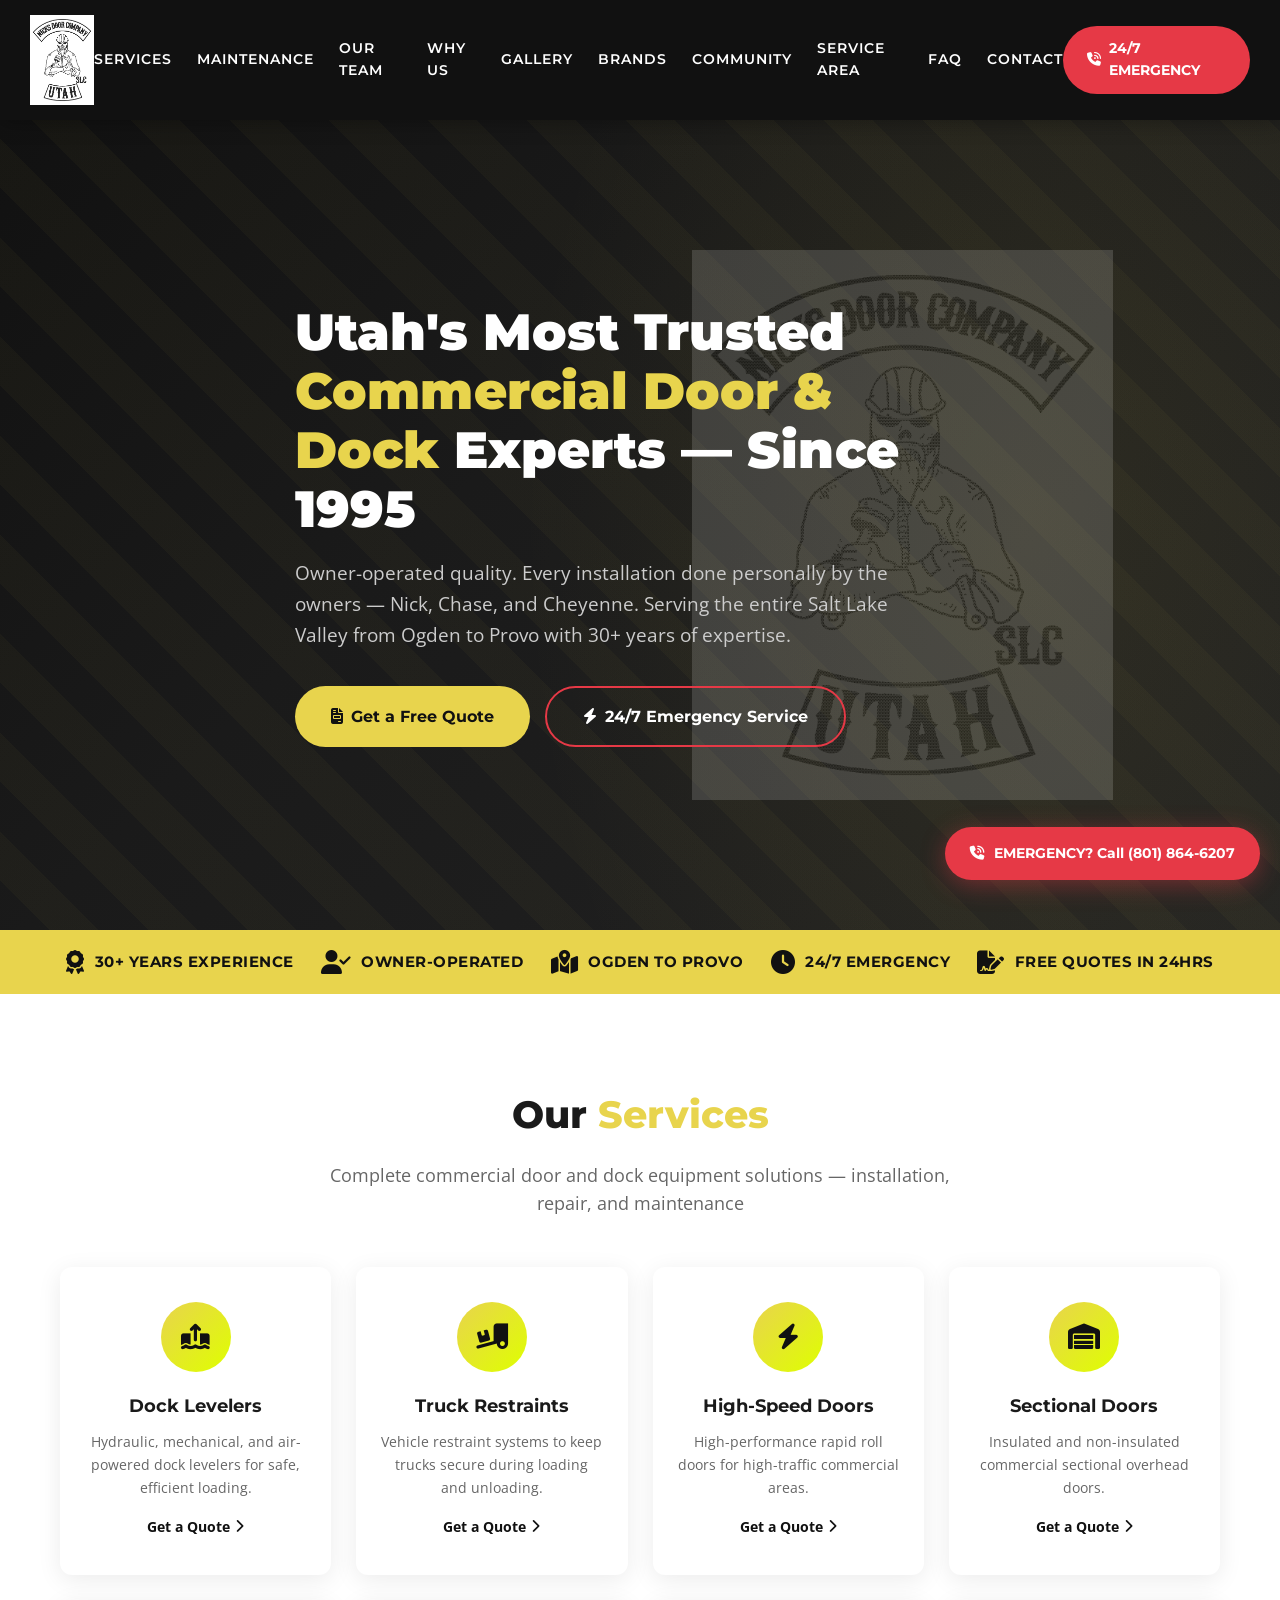
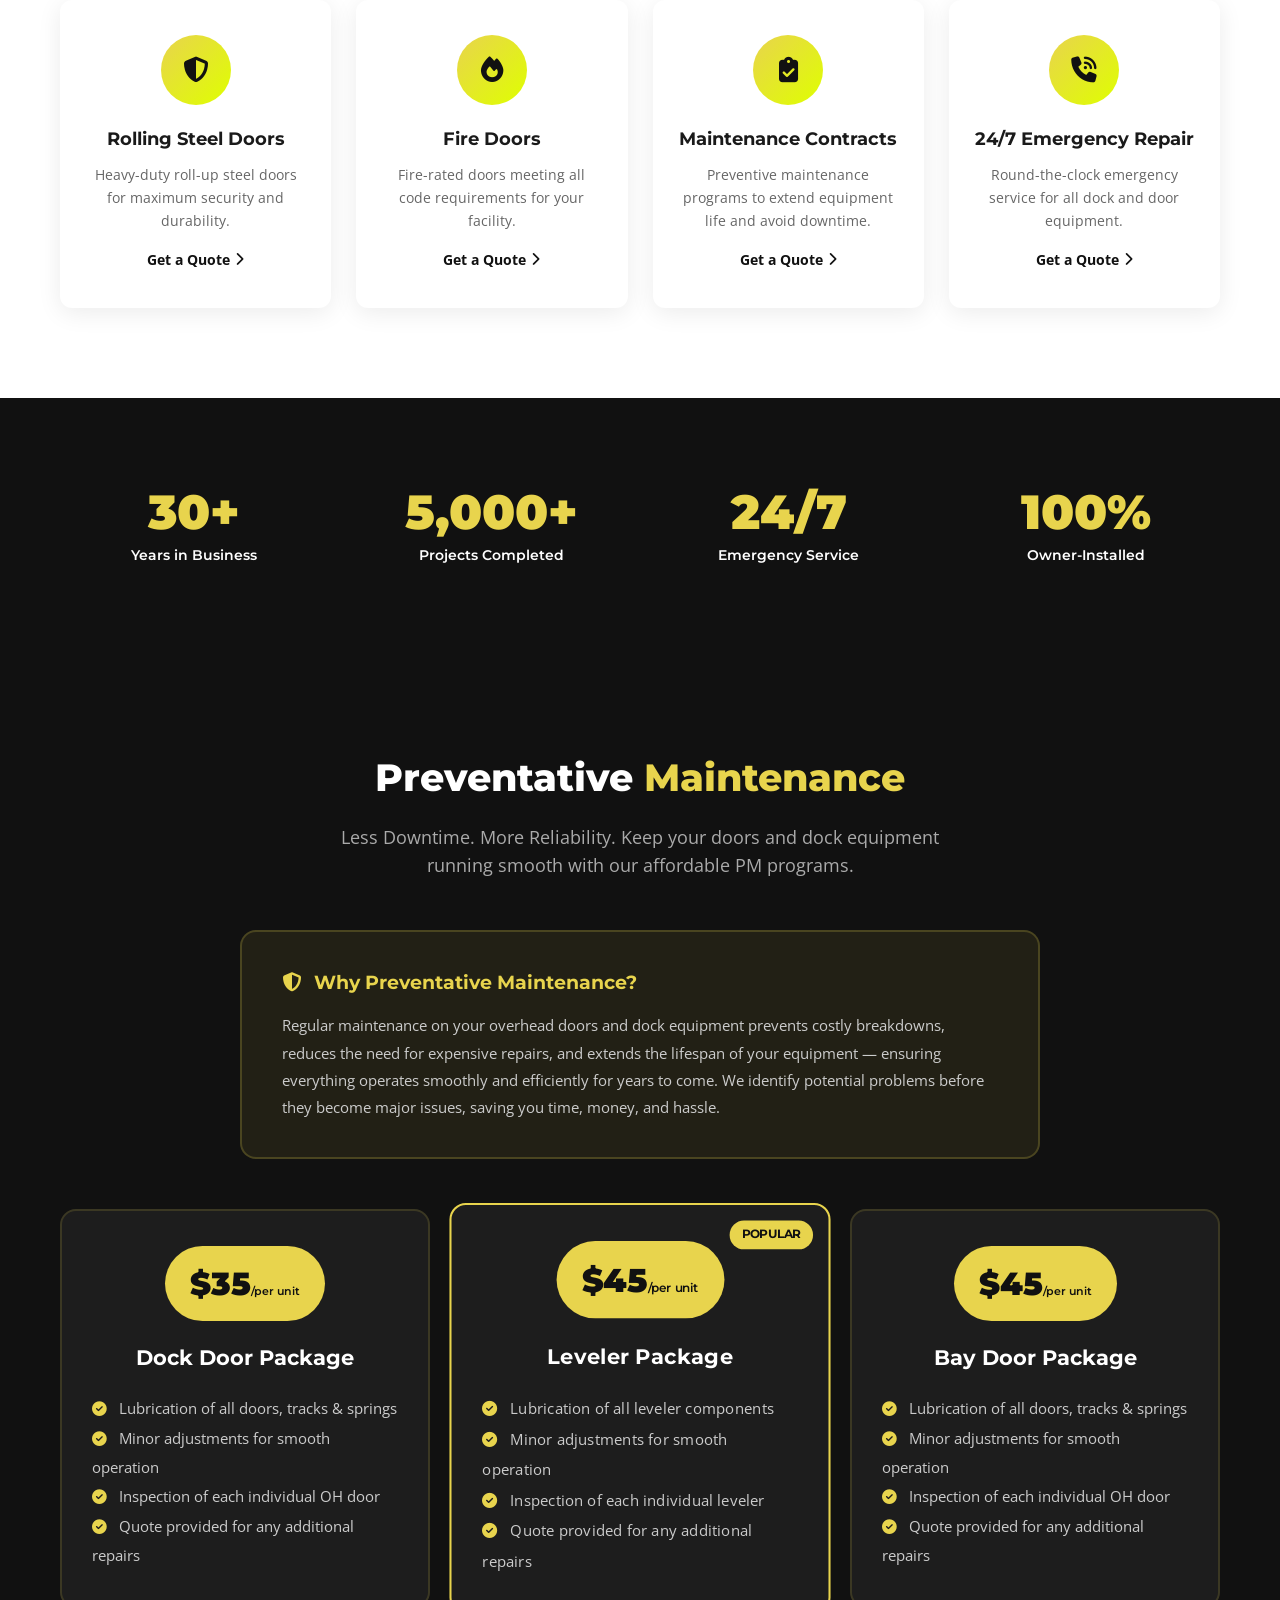
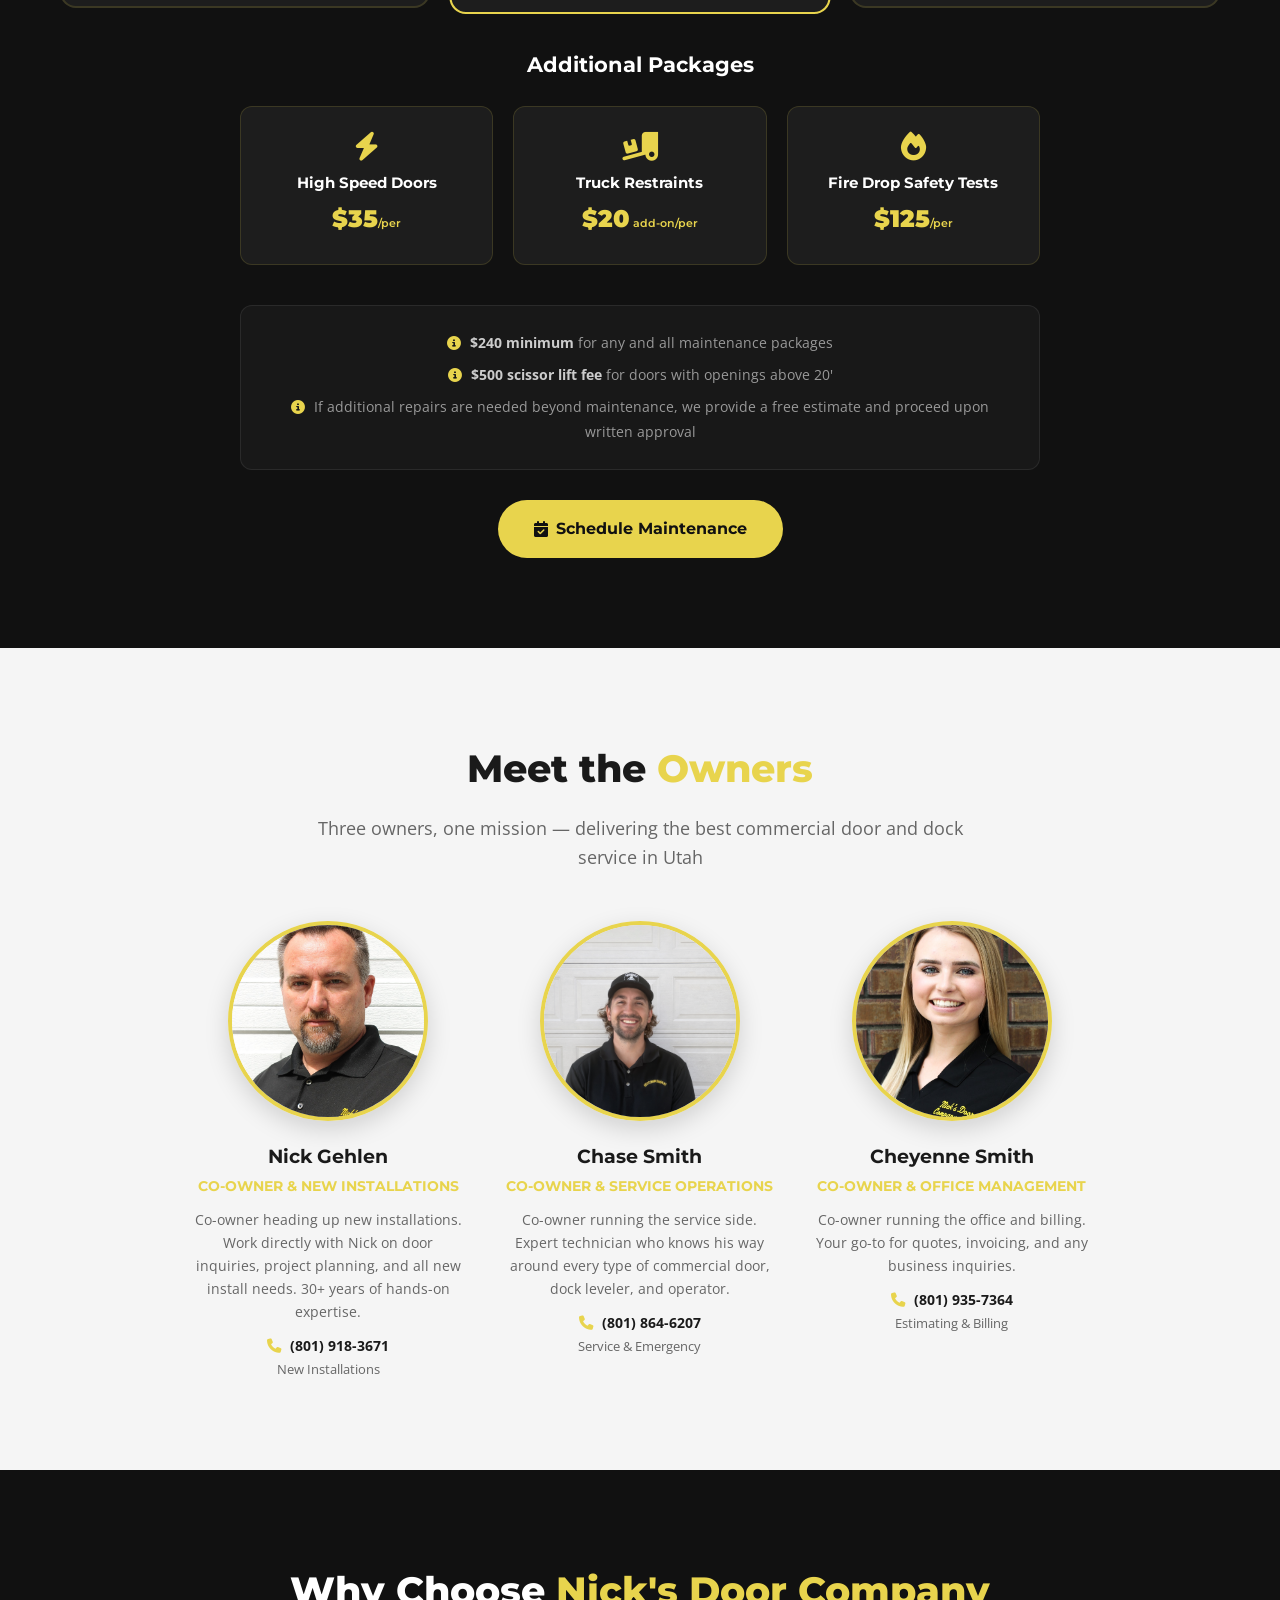
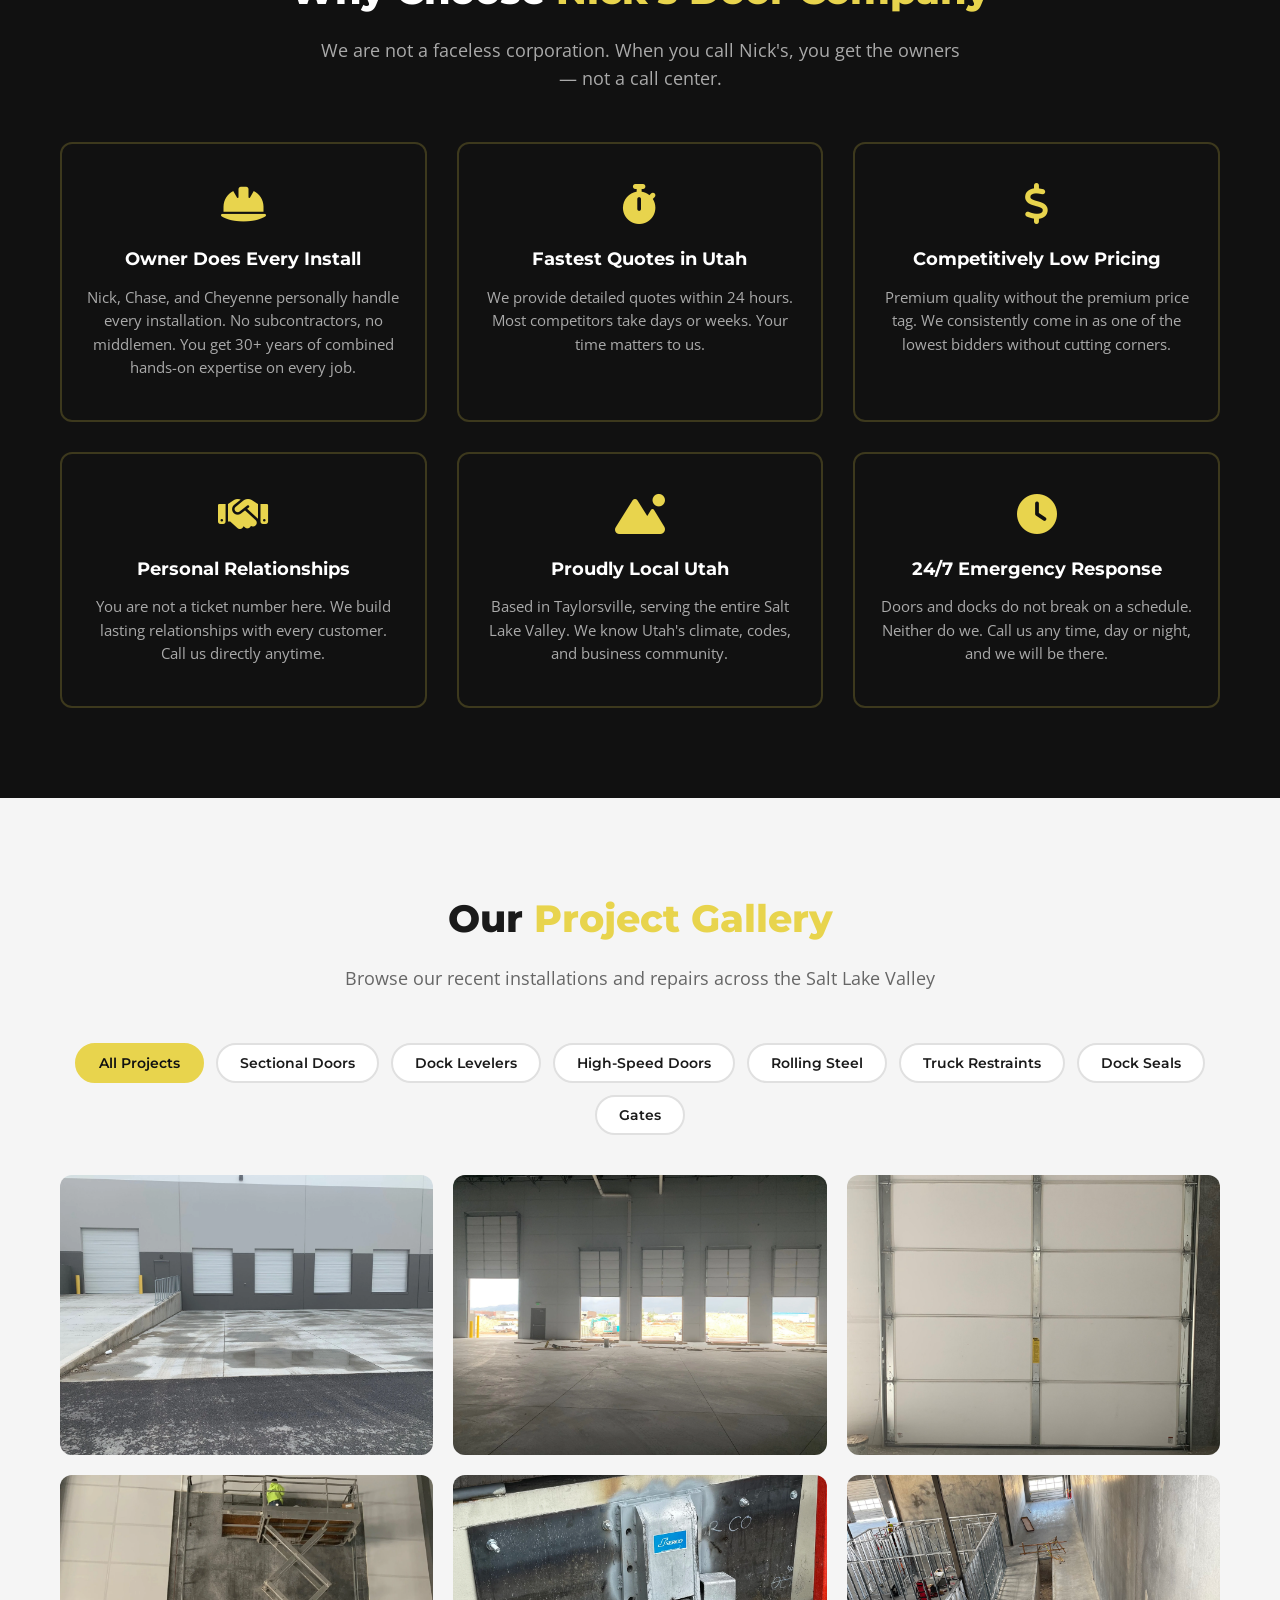
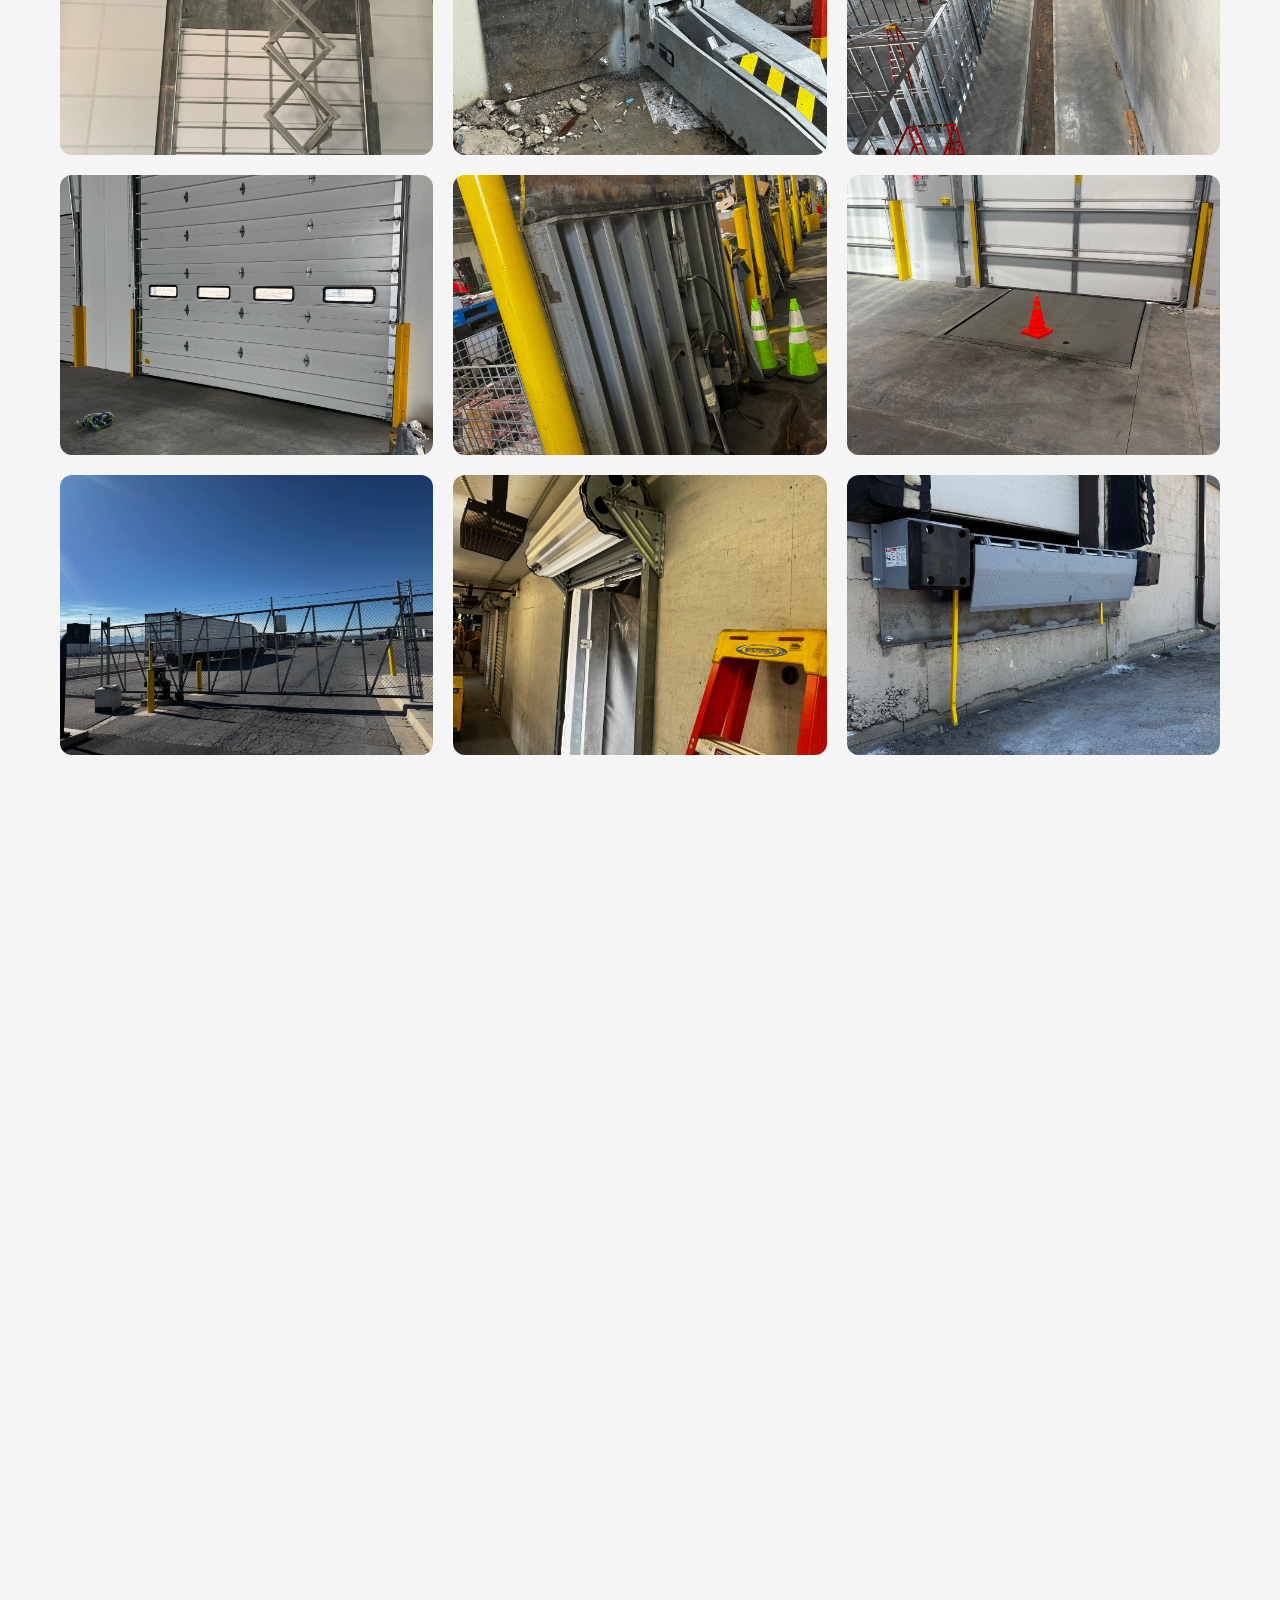
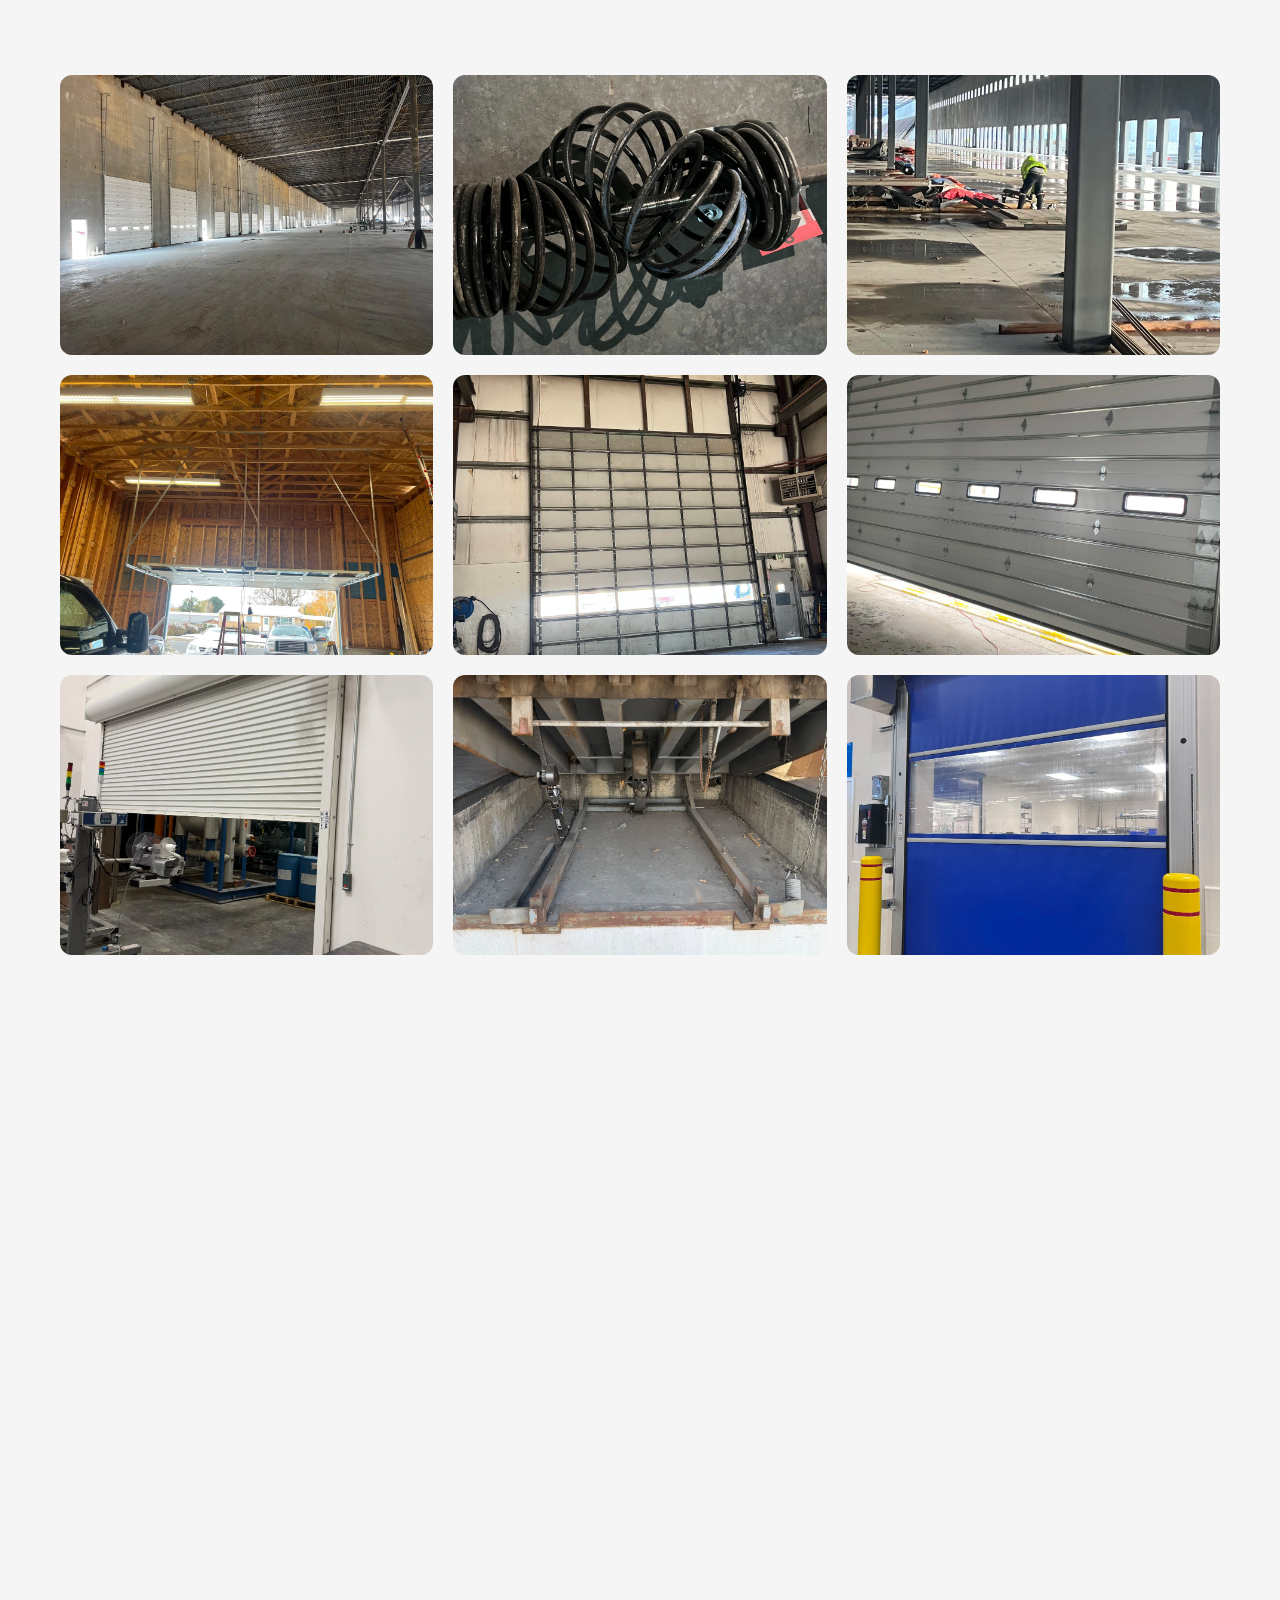
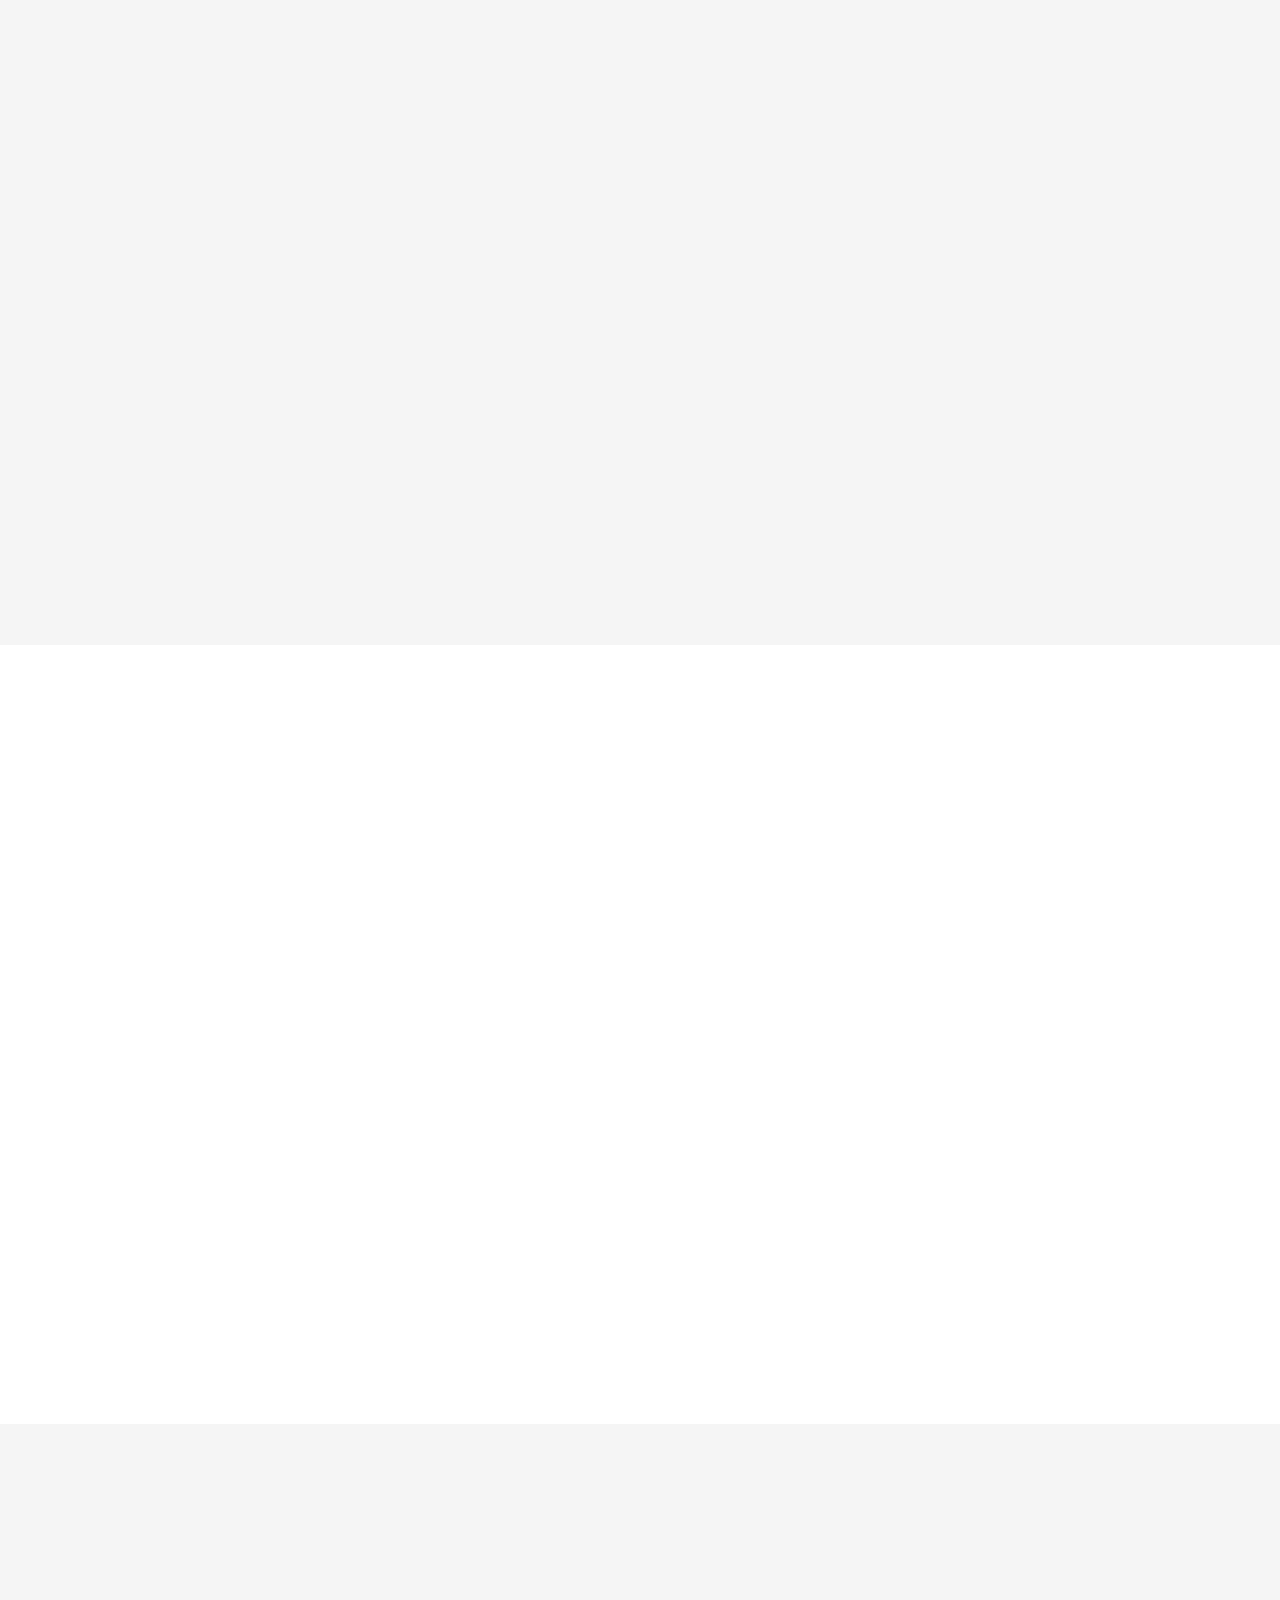
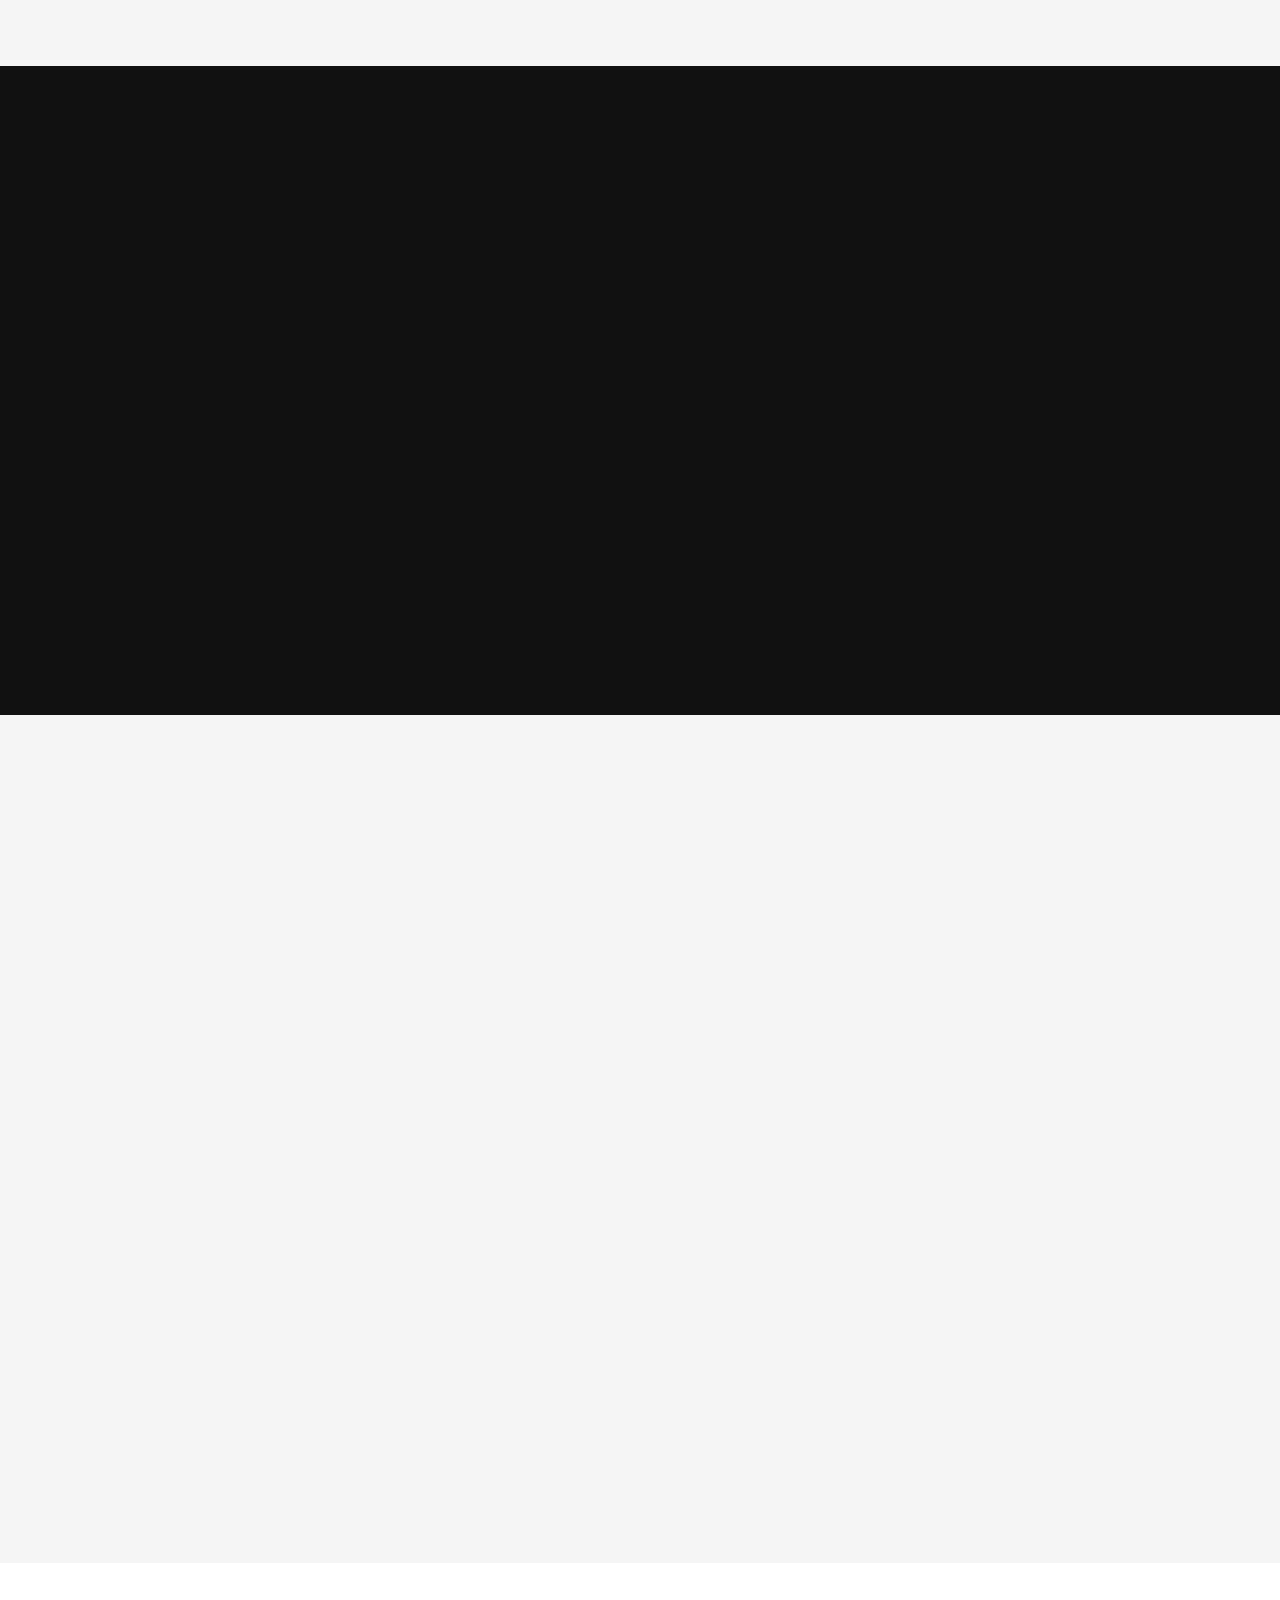
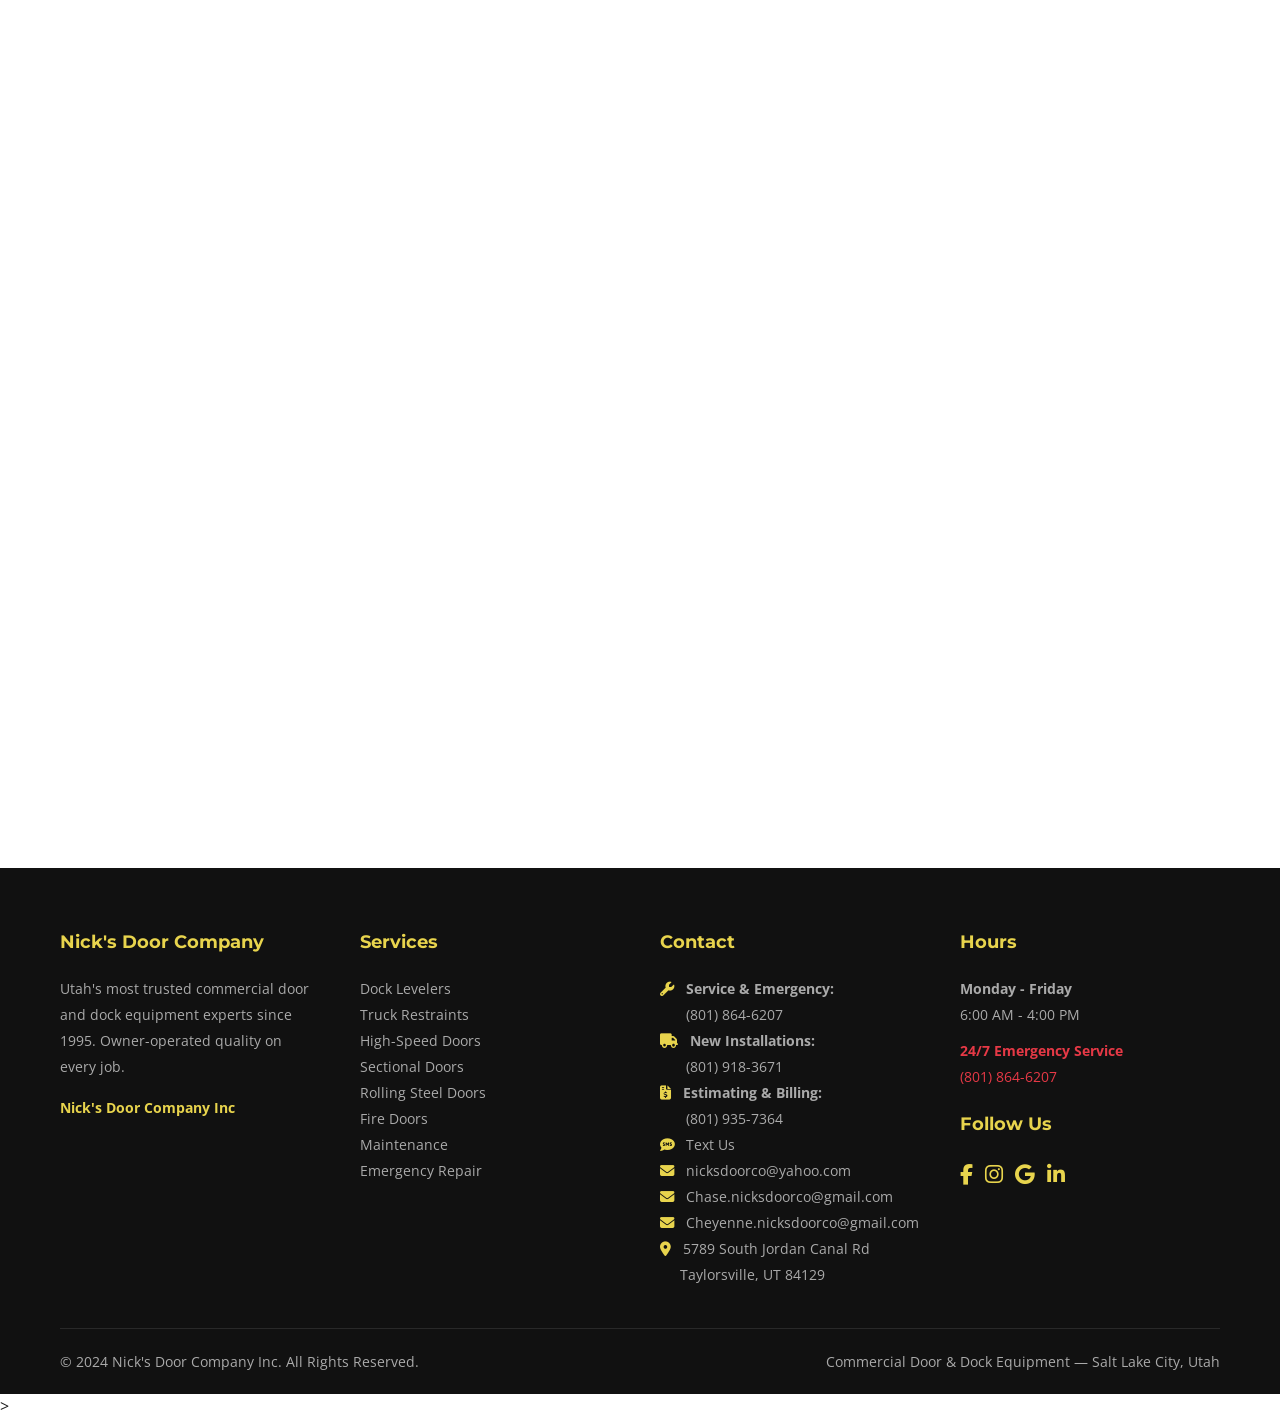
<file: index.html>
<!DOCTYPE html> 
<html lang="en">
<head>
<meta charset="UTF-8">
<meta name="viewport" content="width=device-width, initial-scale=1.0">
<title>Nicks Door Company | Commercial Garage Door and Dock Equipment | Salt Lake City, Utah</title>
<meta name="description" content="Utah's most trusted commercial door and dock equipment experts since 1995. Dock levelers, truck restraints, high-speed doors, sectional doors, rolling steel, fire doors. 24/7 emergency service across Utah, with new installations in St. George, Idaho, and Wyoming. Owner-operated quality you can trust.">
<meta name="keywords" content="commercial door company Utah, dock leveler repair Salt Lake City, overhead door installation Utah, commercial garage door service, 24/7 emergency door repair Utah, truck restraint installation, high-speed door Utah, fire door installation Salt Lake City">
<link rel="canonical" href="https://www.nicksdoorcompany.com">
<meta property="og:title" content="Nicks Door Company | Commercial Garage Door and Dock Equipment">
<meta property="og:description" content="Utah's most trusted commercial door and dock experts since 1995. 24/7 emergency service, owner-operated.">
<meta property="og:type" content="website">
<meta property="og:url" content="https://www.nicksdoorcompany.com">
<link rel="preconnect" href="https://fonts.googleapis.com">
<link href="https://fonts.googleapis.com/css2?family=Montserrat:wght@400;600;700;800;900&family=Open+Sans:wght@400;600;700&display=swap" rel="stylesheet">
<link rel="stylesheet" href="https://cdnjs.cloudflare.com/ajax/libs/font-awesome/6.5.1/css/all.min.css">
<link rel="stylesheet" href="styles.css">
<script type="application/ld+json">
{
  "@context": "https://schema.org",
  "@type": "LocalBusiness",
  "name": "Nicks Door Company Inc",
  "description": "Commercial garage door and dock equipment service in Utah since 1995",
  "url": "https://www.nicksdoorcompany.com",
  "telephone": "+18019183671",
  "address": {
    "@type": "PostalAddress",
    "streetAddress": "5789 South Jordan Canal Rd",
    "addressLocality": "Taylorsville",
    "addressRegion": "UT",
    "postalCode": "84129",
    "addressCountry": "US"
  },
  "geo": {
    "@type": "GeoCoordinates",
    "latitude": 40.6461,
    "longitude": -111.9297
  },
  "openingHours": "Mo-Fr 06:00-16:00",
  "areaServed": ["Salt Lake City","Ogden","Provo","Taylorsville","West Valley City","Sandy","Orem","Layton","Bountiful","Logan","Brigham City","St. George","Idaho","Wyoming"],
  "foundingDate": "1995",
  "priceRange": "705"
}
</script>
<style>@media(max-width:768px){#team [style*="grid-template-columns:repeat(3"]{grid-template-columns:1fr !important;}#team [style*="width:200px;height:200px"]{width:150px !important;height:150px !important;}}</style>
<style>
.hero-logo-bg { opacity: 0.15; transition: opacity 0.3s; }
@media(min-width: 992px) {
  .hero-logo-bg { opacity: 0.2; width: 550px !important; height: 550px !important; right: 8% !important; }
}
@media(max-width: 768px) {
  .hero-logo-bg { width: 250px !important; height: 250px !important; opacity: 0.1; right: 5% !important; top: 60% !important; }
}
</style>
<style>@media(max-width:992px){#community [style*="grid-template-columns:repeat(3"]{grid-template-columns:1fr !important;}}</style>
<style>@media(max-width:768px){#maintenance-pricing [style*="grid-template-columns:repeat(3"]{grid-template-columns:1fr !important;}#maintenance-pricing [style*="transform:scale(1.03)"]{transform:none !important;}}</style>
</head>
<body>

<!-- NAVBAR -->
<header class="navbar" role="banner">
  <a href="#" class="logo" aria-label="Nicks Door Company Home">
    <img src="images/logo.webp" alt="Nicks Door Company Logo" style="height:90px;width:auto;"><span class="logo-text" style="display:none;">NICK&#39;S <span>DOOR CO.</span></span>
  </a>
  <nav class="nav-links" role="navigation" aria-label="Main navigation">
    <a href="#services">Services</a>
    <a href="#maintenance-pricing">Maintenance</a>
    <a href="#team">Our Team</a>
    <a href="#why-us">Why Us</a>
    <a href="#gallery">Gallery</a>
    <a href="#brands">Brands</a>
    <a href="#community">Community</a>
    <a href="#area">Service Area</a>
    <a href="#faq">FAQ</a>
    <a href="#contact">Contact</a>
  </nav>
  <a href="tel:8018646207" class="emergency-btn" aria-label="Emergency call">
    <i class="fas fa-phone-volume"></i> 24/7 EMERGENCY
  </a>
  <div class="hamburger" aria-label="Menu toggle" role="button" tabindex="0">
    <span></span><span></span><span></span>
  </div>
</header>

<!-- HERO -->
<section class="hero" id="home" style="position:relative;">
  <div class="hero-logo-bg" style="position:absolute;right:5%;top:50%;transform:translateY(-50%);width:450px;height:450px;opacity:0.15;z-index:1;pointer-events:none;">
    <img src="images/logo.webp" alt="" style="width:100%;height:100%;object-fit:contain;" aria-hidden="true">
  </div>
  <div class="container hero-content">
    <h1 class="fade-in">Utah&#39;s Most Trusted <span class="highlight">Commercial Door &amp; Dock</span> Experts &mdash; Since 1995</h1>
    <p class="fade-in">Owner-operated quality. Every installation done personally by the owners — Nick, Chase, and Cheyenne. Serving the entire Salt Lake Valley from Ogden to Provo with 30+ years of expertise.</p>
    <div class="hero-buttons fade-in">
      <a href="#contact" class="btn-primary"><i class="fas fa-file-invoice"></i> Get a Free Quote</a>
      <a href="tel:8018646207" class="btn-secondary"><i class="fas fa-bolt"></i> 24/7 Emergency Service</a>
    </div>
  </div>
</section>

<!-- TRUST BAR -->
<div class="trust-bar">
  <div class="container">
    <div class="trust-items">
      <div class="trust-item"><i class="fas fa-award"></i> 30+ Years Experience</div>
      <div class="trust-item"><i class="fas fa-user-check"></i> Owner-Operated</div>
      <div class="trust-item"><i class="fas fa-map-marked-alt"></i> Ogden to Provo</div>
      <div class="trust-item"><i class="fas fa-clock"></i> 24/7 Emergency</div>
      <div class="trust-item"><i class="fas fa-file-signature"></i> Free Quotes in 24hrs</div>
    </div>
  </div>
</div>

<!-- SERVICES -->
<section class="section" id="services">
  <div class="container">
    <h2 class="section-title fade-in">Our <span class="highlight">Services</span></h2>
    <p class="section-subtitle fade-in">Complete commercial door and dock equipment solutions &mdash; installation, repair, and maintenance</p>
    <div class="services-grid">
      <div class="service-card fade-in">
        <div class="service-icon"><i class="fas fa-arrow-up-from-ground-water"></i></div>
        <h3>Dock Levelers</h3>
        <p>Hydraulic, mechanical, and air-powered dock levelers for safe, efficient loading.</p>
        <a href="#contact" class="learn-more">Get a Quote <i class="fas fa-chevron-right"></i></a>
        <div class="service-expand">We install and service all types of dock levelers including hydraulic, mechanical, and air-powered models. Our levelers ensure smooth transitions between truck beds and loading docks, improving safety and efficiency. We carry top brands and offer custom solutions for any dock configuration.</div>
      </div>
      <div class="service-card fade-in">
        <div class="service-icon"><i class="fas fa-truck-loading"></i></div>
        <h3>Truck Restraints</h3>
        <p>Vehicle restraint systems to keep trucks secure during loading and unloading.</p>
        <a href="#contact" class="learn-more">Get a Quote <i class="fas fa-chevron-right"></i></a>
        <div class="service-expand">Our truck restraint systems prevent premature truck departure during loading, protecting your workers and cargo. We install wheel-based and hook-based restraints with integrated communication lights to signal safe loading status.</div>
      </div>
      <div class="service-card fade-in">
        <div class="service-icon"><i class="fas fa-bolt"></i></div>
        <h3>High-Speed Doors</h3>
        <p>High-performance rapid roll doors for high-traffic commercial areas.</p>
        <a href="#contact" class="learn-more">Get a Quote <i class="fas fa-chevron-right"></i></a>
        <div class="service-expand">High-speed doors minimize air exchange, reduce energy costs, and improve traffic flow. Ideal for warehouses, cold storage, and manufacturing facilities with high forklift traffic. We install and service all major brands.</div>
      </div>
      <div class="service-card fade-in">
        <div class="service-icon"><i class="fas fa-warehouse"></i></div>
        <h3>Sectional Doors</h3>
        <p>Insulated and non-insulated commercial sectional overhead doors.</p>
        <a href="#contact" class="learn-more">Get a Quote <i class="fas fa-chevron-right"></i></a>
        <div class="service-expand">From standard commercial sectional doors to heavy-duty insulated models, we provide doors that fit your facility&#39;s needs. Available in multiple gauges, insulation values, and configurations with window and pass-door options.</div>
      </div>
      <div class="service-card fade-in">
        <div class="service-icon"><i class="fas fa-shield-halved"></i></div>
        <h3>Rolling Steel Doors</h3>
        <p>Heavy-duty roll-up steel doors for maximum security and durability.</p>
        <a href="#contact" class="learn-more">Get a Quote <i class="fas fa-chevron-right"></i></a>
        <div class="service-expand">Rolling steel doors are the go-to solution for security, durability, and space savings. We install service doors, counter shutters, and heavy-duty rolling doors built to withstand demanding commercial and industrial environments.</div>
      </div>
      <div class="service-card fade-in">
        <div class="service-icon"><i class="fas fa-fire"></i></div>
        <h3>Fire Doors</h3>
        <p>Fire-rated doors meeting all code requirements for your facility.</p>
        <a href="#contact" class="learn-more">Get a Quote <i class="fas fa-chevron-right"></i></a>
        <div class="service-expand">Fire-rated rolling steel doors and sectional doors that meet UL and local fire code requirements. We handle installation, inspection, and annual drop-testing to keep your facility compliant and safe.</div>
      </div>
      <div class="service-card fade-in">
        <div class="service-icon"><i class="fas fa-clipboard-check"></i></div>
        <h3>Maintenance Contracts</h3>
        <p>Preventive maintenance programs to extend equipment life and avoid downtime.</p>
        <a href="#contact" class="learn-more">Get a Quote <i class="fas fa-chevron-right"></i></a>
        <div class="service-expand">Our preventive maintenance contracts keep your doors and dock equipment running reliably. Regular inspections catch problems before they become expensive emergencies. Customizable plans for any size facility.</div>
      </div>
      <div class="service-card fade-in">
        <div class="service-icon"><i class="fas fa-phone-volume"></i></div>
        <h3>24/7 Emergency Repair</h3>
        <p>Round-the-clock emergency service for all dock and door equipment.</p>
        <a href="#contact" class="learn-more">Get a Quote <i class="fas fa-chevron-right"></i></a>
        <div class="service-expand">When your dock or door goes down, so does your operation. Our 24/7 emergency repair service gets you back up and running fast. Call anytime &mdash; nights, weekends, holidays. <strong><a href="tel:8018646207">(801) 864-6207</a></strong></div>
      </div>
    </div>
  </div>
</section>

<!-- STATS -->
<section class="section section-dark">
  <div class="container">
    <div class="stats-grid">
      <div class="fade-in"><div class="stat-number" data-target="30" data-suffix="+">0</div><div class="stat-label">Years in Business</div></div>
      <div class="fade-in"><div class="stat-number" data-target="5000" data-suffix="+">0</div><div class="stat-label">Projects Completed</div></div>
      <div class="fade-in"><div class="stat-number" data-target="24" data-suffix="/7">0</div><div class="stat-label">Emergency Service</div></div>
      <div class="fade-in"><div class="stat-number" data-target="100" data-suffix="%">0</div><div class="stat-label">Owner-Installed</div></div>
    </div>
  </div>
</section>


<!-- PREVENTATIVE MAINTENANCE -->
<section class="section section-dark" id="maintenance-pricing">
  <div class="container">
    <h2 class="section-title fade-in">Preventative <span class="highlight">Maintenance</span></h2>
    <p class="section-subtitle fade-in">Less Downtime. More Reliability. Keep your doors and dock equipment running smooth with our affordable PM programs.</p>
    
    <!-- Why PM -->
    <div class="fade-in" style="max-width:800px;margin:0 auto 50px;background:rgba(232,212,77,0.08);border:2px solid rgba(232,212,77,0.2);border-radius:16px;padding:35px 40px;">
      <h3 style="font-family:var(--font-heading);font-size:1.2rem;color:var(--safety-yellow);margin-bottom:15px;"><i class="fas fa-shield-halved" style="margin-right:8px;"></i> Why Preventative Maintenance?</h3>
      <p style="color:#ccc;font-size:0.95rem;line-height:1.8;">Regular maintenance on your overhead doors and dock equipment prevents costly breakdowns, reduces the need for expensive repairs, and extends the lifespan of your equipment &mdash; ensuring everything operates smoothly and efficiently for years to come. We identify potential problems before they become major issues, saving you time, money, and hassle.</p>
    </div>

    <!-- Pricing Cards -->
    <div style="display:grid;grid-template-columns:repeat(3,1fr);gap:25px;margin-bottom:40px;">
      
      <!-- Dock Door -->
      <div class="fade-in" style="background:rgba(255,255,255,0.05);border:2px solid rgba(232,212,77,0.15);border-radius:16px;padding:35px 30px;text-align:center;transition:all 0.3s ease;position:relative;overflow:hidden;">
        <div style="background:var(--safety-yellow);color:var(--black);font-family:var(--font-heading);font-weight:900;font-size:2rem;padding:12px 25px;border-radius:50px;display:inline-block;margin-bottom:20px;">$35<span style="font-size:0.7rem;font-weight:600;">/per unit</span></div>
        <h3 style="font-family:var(--font-heading);font-size:1.3rem;color:var(--white);margin-bottom:20px;">Dock Door Package</h3>
        <ul style="text-align:left;color:#ccc;font-size:0.92rem;line-height:2;">
          <li><i class="fas fa-check-circle" style="color:var(--safety-yellow);margin-right:8px;"></i> Lubrication of all doors, tracks &amp; springs</li>
          <li><i class="fas fa-check-circle" style="color:var(--safety-yellow);margin-right:8px;"></i> Minor adjustments for smooth operation</li>
          <li><i class="fas fa-check-circle" style="color:var(--safety-yellow);margin-right:8px;"></i> Inspection of each individual OH door</li>
          <li><i class="fas fa-check-circle" style="color:var(--safety-yellow);margin-right:8px;"></i> Quote provided for any additional repairs</li>
        </ul>
      </div>

      <!-- Leveler -->
      <div class="fade-in" style="background:rgba(255,255,255,0.05);border:2px solid var(--safety-yellow);border-radius:16px;padding:35px 30px;text-align:center;transition:all 0.3s ease;position:relative;overflow:hidden;transform:scale(1.03);">
        <div style="position:absolute;top:15px;right:15px;background:var(--safety-yellow);color:var(--black);font-family:var(--font-heading);font-weight:700;font-size:0.7rem;padding:5px 12px;border-radius:50px;text-transform:uppercase;">Popular</div>
        <div style="background:var(--safety-yellow);color:var(--black);font-family:var(--font-heading);font-weight:900;font-size:2rem;padding:12px 25px;border-radius:50px;display:inline-block;margin-bottom:20px;">$45<span style="font-size:0.7rem;font-weight:600;">/per unit</span></div>
        <h3 style="font-family:var(--font-heading);font-size:1.3rem;color:var(--white);margin-bottom:20px;">Leveler Package</h3>
        <ul style="text-align:left;color:#ccc;font-size:0.92rem;line-height:2;">
          <li><i class="fas fa-check-circle" style="color:var(--safety-yellow);margin-right:8px;"></i> Lubrication of all leveler components</li>
          <li><i class="fas fa-check-circle" style="color:var(--safety-yellow);margin-right:8px;"></i> Minor adjustments for smooth operation</li>
          <li><i class="fas fa-check-circle" style="color:var(--safety-yellow);margin-right:8px;"></i> Inspection of each individual leveler</li>
          <li><i class="fas fa-check-circle" style="color:var(--safety-yellow);margin-right:8px;"></i> Quote provided for any additional repairs</li>
        </ul>
      </div>

      <!-- Bay Door -->
      <div class="fade-in" style="background:rgba(255,255,255,0.05);border:2px solid rgba(232,212,77,0.15);border-radius:16px;padding:35px 30px;text-align:center;transition:all 0.3s ease;position:relative;overflow:hidden;">
        <div style="background:var(--safety-yellow);color:var(--black);font-family:var(--font-heading);font-weight:900;font-size:2rem;padding:12px 25px;border-radius:50px;display:inline-block;margin-bottom:20px;">$45<span style="font-size:0.7rem;font-weight:600;">/per unit</span></div>
        <h3 style="font-family:var(--font-heading);font-size:1.3rem;color:var(--white);margin-bottom:20px;">Bay Door Package</h3>
        <ul style="text-align:left;color:#ccc;font-size:0.92rem;line-height:2;">
          <li><i class="fas fa-check-circle" style="color:var(--safety-yellow);margin-right:8px;"></i> Lubrication of all doors, tracks &amp; springs</li>
          <li><i class="fas fa-check-circle" style="color:var(--safety-yellow);margin-right:8px;"></i> Minor adjustments for smooth operation</li>
          <li><i class="fas fa-check-circle" style="color:var(--safety-yellow);margin-right:8px;"></i> Inspection of each individual OH door</li>
          <li><i class="fas fa-check-circle" style="color:var(--safety-yellow);margin-right:8px;"></i> Quote provided for any additional repairs</li>
        </ul>
      </div>
    </div>

    <!-- Additional Packages -->
    <div class="fade-in" style="max-width:800px;margin:0 auto 40px;">
      <h3 style="font-family:var(--font-heading);font-size:1.3rem;color:var(--white);text-align:center;margin-bottom:25px;">Additional Packages</h3>
      <div style="display:grid;grid-template-columns:repeat(3,1fr);gap:20px;">
        <div style="background:rgba(255,255,255,0.05);border-radius:12px;padding:25px;text-align:center;border:1px solid rgba(232,212,77,0.15);">
          <i class="fas fa-bolt" style="font-size:1.8rem;color:var(--safety-yellow);margin-bottom:10px;display:block;"></i>
          <h4 style="font-family:var(--font-heading);color:var(--white);font-size:0.95rem;margin-bottom:5px;">High Speed Doors</h4>
          <div style="font-family:var(--font-heading);font-weight:900;font-size:1.5rem;color:var(--safety-yellow);">$35<span style="font-size:0.7rem;font-weight:600;">/per</span></div>
        </div>
        <div style="background:rgba(255,255,255,0.05);border-radius:12px;padding:25px;text-align:center;border:1px solid rgba(232,212,77,0.15);">
          <i class="fas fa-truck-loading" style="font-size:1.8rem;color:var(--safety-yellow);margin-bottom:10px;display:block;"></i>
          <h4 style="font-family:var(--font-heading);color:var(--white);font-size:0.95rem;margin-bottom:5px;">Truck Restraints</h4>
          <div style="font-family:var(--font-heading);font-weight:900;font-size:1.5rem;color:var(--safety-yellow);">$20<span style="font-size:0.7rem;font-weight:600;"> add-on/per</span></div>
        </div>
        <div style="background:rgba(255,255,255,0.05);border-radius:12px;padding:25px;text-align:center;border:1px solid rgba(232,212,77,0.15);">
          <i class="fas fa-fire" style="font-size:1.8rem;color:var(--safety-yellow);margin-bottom:10px;display:block;"></i>
          <h4 style="font-family:var(--font-heading);color:var(--white);font-size:0.95rem;margin-bottom:5px;">Fire Drop Safety Tests</h4>
          <div style="font-family:var(--font-heading);font-weight:900;font-size:1.5rem;color:var(--safety-yellow);">$125<span style="font-size:0.7rem;font-weight:600;">/per</span></div>
        </div>
      </div>
    </div>

    <!-- Fine Print -->
    <div class="fade-in" style="max-width:800px;margin:0 auto;text-align:center;">
      <div style="background:rgba(255,255,255,0.03);border-radius:12px;padding:25px;border:1px solid rgba(255,255,255,0.08);">
        <p style="color:#999;font-size:0.85rem;line-height:1.8;margin-bottom:8px;"><i class="fas fa-info-circle" style="color:var(--safety-yellow);margin-right:5px;"></i> <strong style="color:#ccc;">$240 minimum</strong> for any and all maintenance packages</p>
        <p style="color:#999;font-size:0.85rem;line-height:1.8;margin-bottom:8px;"><i class="fas fa-info-circle" style="color:var(--safety-yellow);margin-right:5px;"></i> <strong style="color:#ccc;">$500 scissor lift fee</strong> for doors with openings above 20&#39;</p>
        <p style="color:#999;font-size:0.85rem;line-height:1.8;"><i class="fas fa-info-circle" style="color:var(--safety-yellow);margin-right:5px;"></i> If additional repairs are needed beyond maintenance, we provide a free estimate and proceed upon written approval</p>
      </div>
      <a href="#contact" class="btn-primary" style="margin-top:30px;display:inline-flex;"><i class="fas fa-calendar-check"></i> Schedule Maintenance</a>
    </div>
  </div>
</section>

<!-- MEET THE OWNERS -->
<section class="section section-light" id="team">
  <div class="container">
    <h2 class="section-title fade-in">Meet the <span class="highlight">Owners</span></h2>
    <p class="section-subtitle fade-in">Three owners, one mission &mdash; delivering the best commercial door and dock service in Utah</p>
    <div style="display:grid;grid-template-columns:repeat(3,1fr);gap:35px;max-width:900px;margin:0 auto;">
      <div class="fade-in" style="text-align:center;">
        <div style="width:200px;height:200px;border-radius:50%;overflow:hidden;margin:0 auto 20px;border:4px solid var(--safety-yellow);box-shadow:0 8px 25px rgba(0,0,0,0.15);">
          <img src="images/headshot-nick.jpeg" alt="Nick Gehlen - Co-Owner of Nicks Door Company" style="width:100%;height:100%;object-fit:cover;object-position:center 25%;" loading="lazy">
        </div>
        <h3 style="font-family:var(--font-heading);font-size:1.2rem;margin-bottom:5px;">Nick Gehlen</h3>
        <p style="color:var(--safety-yellow);font-family:var(--font-heading);font-weight:700;font-size:0.85rem;margin-bottom:10px;">CO-OWNER &amp; NEW INSTALLATIONS</p>
        <p style="color:var(--text-gray);font-size:0.9rem;">Co-owner heading up new installations. Work directly with Nick on door inquiries, project planning, and all new install needs. 30+ years of hands-on expertise.</p>
        <p style="margin-top:10px;"><a href="tel:8019183671" style="color:var(--dark);font-weight:700;font-size:0.9rem;"><i class="fas fa-phone" style="color:var(--safety-yellow);margin-right:5px;"></i> (801) 918-3671</a></p>
        <p style="font-size:0.8rem;color:var(--text-gray);">New Installations</p>
      </div>
      <div class="fade-in" style="text-align:center;">
        <div style="width:200px;height:200px;border-radius:50%;overflow:hidden;margin:0 auto 20px;border:4px solid var(--safety-yellow);box-shadow:0 8px 25px rgba(0,0,0,0.15);">
          <img src="images/headshot-chase-new.jpg" alt="Chase Smith - Co-Owner of Nicks Door Company" style="width:100%;height:100%;object-fit:cover;object-position:center 30%;" loading="lazy">
        </div>
        <h3 style="font-family:var(--font-heading);font-size:1.2rem;margin-bottom:5px;">Chase Smith</h3>
        <p style="color:var(--safety-yellow);font-family:var(--font-heading);font-weight:700;font-size:0.85rem;margin-bottom:10px;">CO-OWNER &amp; SERVICE OPERATIONS</p>
        <p style="color:var(--text-gray);font-size:0.9rem;">Co-owner running the service side. Expert technician who knows his way around every type of commercial door, dock leveler, and operator.</p>
        <p style="margin-top:10px;"><a href="tel:8018646207" style="color:var(--dark);font-weight:700;font-size:0.9rem;"><i class="fas fa-phone" style="color:var(--safety-yellow);margin-right:5px;"></i> (801) 864-6207</a></p>
        <p style="font-size:0.8rem;color:var(--text-gray);">Service &amp; Emergency</p>
      </div>
      <div class="fade-in" style="text-align:center;">
        <div style="width:200px;height:200px;border-radius:50%;overflow:hidden;margin:0 auto 20px;border:4px solid var(--safety-yellow);box-shadow:0 8px 25px rgba(0,0,0,0.15);">
          <img src="images/headshot-cheyenne.jpg" alt="Cheyenne Smith - Co-Owner of Nicks Door Company" style="width:100%;height:100%;object-fit:cover;object-position:center 18%;" loading="lazy">
        </div>
        <h3 style="font-family:var(--font-heading);font-size:1.2rem;margin-bottom:5px;">Cheyenne Smith</h3>
        <p style="color:var(--safety-yellow);font-family:var(--font-heading);font-weight:700;font-size:0.85rem;margin-bottom:10px;">CO-OWNER &amp; OFFICE MANAGEMENT</p>
        <p style="color:var(--text-gray);font-size:0.9rem;">Co-owner running the office and billing. Your go-to for quotes, invoicing, and any business inquiries.</p>
        <p style="margin-top:10px;"><a href="tel:8019357364" style="color:var(--dark);font-weight:700;font-size:0.9rem;"><i class="fas fa-phone" style="color:var(--safety-yellow);margin-right:5px;"></i> (801) 935-7364</a></p>
        <p style="font-size:0.8rem;color:var(--text-gray);">Estimating &amp; Billing</p>
      </div>
    </div>
  </div>
</section>

<!-- WHY CHOOSE US -->
<section class="section section-dark" id="why-us">
  <div class="container">
    <h2 class="section-title fade-in">Why Choose <span class="highlight">Nick&#39;s Door Company</span></h2>
    <p class="section-subtitle fade-in">We are not a faceless corporation. When you call Nick&#39;s, you get the owners — not a call center.</p>
    <div class="why-grid">
      <div class="why-card fade-in"><i class="fas fa-hard-hat"></i><h3>Owner Does Every Install</h3><p>Nick, Chase, and Cheyenne personally handle every installation. No subcontractors, no middlemen. You get 30+ years of combined hands-on expertise on every job.</p></div>
      <div class="why-card fade-in"><i class="fas fa-stopwatch"></i><h3>Fastest Quotes in Utah</h3><p>We provide detailed quotes within 24 hours. Most competitors take days or weeks. Your time matters to us.</p></div>
      <div class="why-card fade-in"><i class="fas fa-dollar-sign"></i><h3>Competitively Low Pricing</h3><p>Premium quality without the premium price tag. We consistently come in as one of the lowest bidders without cutting corners.</p></div>
      <div class="why-card fade-in"><i class="fas fa-handshake"></i><h3>Personal Relationships</h3><p>You are not a ticket number here. We build lasting relationships with every customer. Call us directly anytime.</p></div>
      <div class="why-card fade-in"><i class="fas fa-mountain-sun"></i><h3>Proudly Local Utah</h3><p>Based in Taylorsville, serving the entire Salt Lake Valley. We know Utah&#39;s climate, codes, and business community.</p></div>
      <div class="why-card fade-in"><i class="fas fa-clock"></i><h3>24/7 Emergency Response</h3><p>Doors and docks do not break on a schedule. Neither do we. Call us any time, day or night, and we will be there.</p></div>
    </div>
  </div>
</section>

<!-- GALLERY -->
<section class="section section-light" id="gallery">
  <div class="container">
    <h2 class="section-title fade-in">Our <span class="highlight">Project Gallery</span></h2>
    <p class="section-subtitle fade-in">Browse our recent installations and repairs across the Salt Lake Valley</p>
    <div class="gallery-filters fade-in">
      <button class="filter-btn active" data-filter="all">All Projects</button>
      <button class="filter-btn" data-filter="overhead">Sectional Doors</button>
      <button class="filter-btn" data-filter="dock-leveler">Dock Levelers</button>
      <button class="filter-btn" data-filter="high-speed">High-Speed Doors</button>
      <button class="filter-btn" data-filter="rolling-steel">Rolling Steel</button>
      <button class="filter-btn" data-filter="truck-restraint">Truck Restraints</button>
      <button class="filter-btn" data-filter="dock-seal">Dock Seals</button>
      <button class="filter-btn" data-filter="gate">Gates</button>
    </div>
    <div class="gallery-grid">
      <div class="gallery-item fade-in" data-category="overhead"><img src="images/gallery-01.jpg" alt="Multiple rolling steel overhead doors on commercial warehouse" style="width:100%;height:100%;object-fit:cover;" loading="lazy"><div class="overlay"><h4>Rolling Steel Doors</h4><p>Multi-door commercial warehouse installation</p></div></div>
      <div class="gallery-item fade-in" data-category="overhead"><img src="images/gallery-02.jpg" alt="Sectional overhead door installation" style="width:100%;height:100%;object-fit:cover;" loading="lazy"><div class="overlay"><h4>Overhead Door</h4><p>Commercial sectional door install</p></div></div>
      <div class="gallery-item fade-in" data-category="overhead"><img src="images/gallery-03.jpg" alt="Large commercial overhead doors on industrial building" style="width:100%;height:100%;object-fit:cover;" loading="lazy"><div class="overlay"><h4>Commercial Overhead Doors</h4><p>Industrial facility door installation</p></div></div>
      <div class="gallery-item fade-in" data-category="overhead"><img src="images/gallery-04.jpg" alt="White sectional overhead doors on commercial building" style="width:100%;height:100%;object-fit:cover;" loading="lazy"><div class="overlay"><h4>Sectional Doors</h4><p>Multi-bay commercial installation</p></div></div>
      <div class="gallery-item fade-in" data-category="truck-restraint"><img src="images/gallery-05.jpg" alt="Serco truck restraint installation at loading dock" style="width:100%;height:100%;object-fit:cover;" loading="lazy"><div class="overlay"><h4>Truck Restraint</h4><p>Serco truck restraint installation</p></div></div>
      <div class="gallery-item fade-in" data-category="overhead"><img src="images/gallery-06.jpg" alt="Loading dock with dock leveler and overhead door" style="width:100%;height:100%;object-fit:cover;" loading="lazy"><div class="overlay"><h4>Dock Setup</h4><p>Complete loading dock configuration</p></div></div>
      <div class="gallery-item fade-in" data-category="overhead"><img src="images/gallery-07.jpg" alt="Commercial overhead door installation interior view" style="width:100%;height:100%;object-fit:cover;" loading="lazy"><div class="overlay"><h4>Overhead Door Interior</h4><p>Interior track and operator view</p></div></div>
      <div class="gallery-item fade-in" data-category="dock-leveler"><img src="images/gallery-08.jpg" alt="Dock leveler and loading dock equipment" style="width:100%;height:100%;object-fit:cover;" loading="lazy"><div class="overlay"><h4>Dock Equipment</h4><p>Loading dock equipment service</p></div></div>
      <div class="gallery-item fade-in" data-category="dock-leveler"><img src="images/gallery-09.jpg" alt="Commercial overhead door and dock area" style="width:100%;height:100%;object-fit:cover;" loading="lazy"><div class="overlay"><h4>Overhead Door</h4><p>Commercial door and dock area</p></div></div>
      <div class="gallery-item fade-in" data-category="gate"><img src="images/gallery-10.jpg" alt="Security gate with operator at commercial facility" style="width:100%;height:100%;object-fit:cover;" loading="lazy"><div class="overlay"><h4>Security Gate</h4><p>Automated security gate installation</p></div></div>
      <div class="gallery-item fade-in" data-category="rolling-steel"><img src="images/gallery-11.jpg" alt="Dock leveler and dock seal installation" style="width:100%;height:100%;object-fit:cover;" loading="lazy"><div class="overlay"><h4>Dock Leveler &amp; Seal</h4><p>Complete dock leveler setup</p></div></div>
      <div class="gallery-item fade-in" data-category="dock-leveler"><img src="images/gallery-12.jpg" alt="Loading dock with multiple dock positions" style="width:100%;height:100%;object-fit:cover;" loading="lazy"><div class="overlay"><h4>Multi-Bay Loading Dock</h4><p>Full loading dock installation</p></div></div>
      <div class="gallery-item fade-in" data-category="high-speed"><img src="images/gallery-13.jpg" alt="Commercial overhead door on warehouse" style="width:100%;height:100%;object-fit:cover;" loading="lazy"><div class="overlay"><h4>Warehouse Door</h4><p>Commercial overhead door</p></div></div>
      <div class="gallery-item fade-in" data-category="overhead"><img src="images/gallery-14.jpg" alt="Large commercial overhead door installation" style="width:100%;height:100%;object-fit:cover;" loading="lazy"><div class="overlay"><h4>Large Overhead Door</h4><p>Wide commercial door install</p></div></div>
      <div class="gallery-item fade-in" data-category="overhead"><img src="images/gallery-15.jpg" alt="Dock leveler and bumpers at loading dock" style="width:100%;height:100%;object-fit:cover;" loading="lazy"><div class="overlay"><h4>Dock Leveler</h4><p>Leveler with dock bumpers</p></div></div>
      <div class="gallery-item fade-in" data-category="overhead"><img src="images/gallery-16.jpg" alt="Overhead door with operator installation" style="width:100%;height:100%;object-fit:cover;" loading="lazy"><div class="overlay"><h4>Door &amp; Operator</h4><p>Overhead door with LiftMaster operator</p></div></div>
      <div class="gallery-item fade-in" data-category="truck-restraint"><img src="images/gallery-17.jpg" alt="Sectional door interior view with track system" style="width:100%;height:100%;object-fit:cover;" loading="lazy"><div class="overlay"><h4>Door Track System</h4><p>Interior view of sectional door installation</p></div></div>
      <div class="gallery-item fade-in" data-category="overhead"><img src="images/gallery-18.jpg" alt="Commercial overhead door on facility" style="width:100%;height:100%;object-fit:cover;" loading="lazy"><div class="overlay"><h4>Commercial Door</h4><p>Overhead door installation</p></div></div>
      <div class="gallery-item fade-in" data-category="rolling-steel"><img src="images/gallery-19.jpg" alt="Loading dock with leveler and dock seal" style="width:100%;height:100%;object-fit:cover;" loading="lazy"><div class="overlay"><h4>Loading Dock Setup</h4><p>Dock leveler with seal</p></div></div>
      <div class="gallery-item fade-in" data-category="overhead"><img src="images/gallery-20.jpg" alt="Serco truck restraint at loading dock" style="width:100%;height:100%;object-fit:cover;" loading="lazy"><div class="overlay"><h4>Truck Restraint</h4><p>Serco vehicle restraint system</p></div></div>
      <div class="gallery-item fade-in" data-category="overhead"><img src="images/gallery-21.jpg" alt="Commercial overhead door exterior" style="width:100%;height:100%;object-fit:cover;" loading="lazy"><div class="overlay"><h4>Overhead Door</h4><p>Commercial door exterior view</p></div></div>
      <div class="gallery-item fade-in" data-category="overhead"><img src="images/gallery-22.jpg" alt="Multiple overhead doors on commercial building" style="width:100%;height:100%;object-fit:cover;" loading="lazy"><div class="overlay"><h4>Multi-Door Install</h4><p>Multiple overhead doors on commercial building</p></div></div>
      <div class="gallery-item fade-in" data-category="overhead"><img src="images/gallery-23.jpg" alt="Commercial overhead door installation" style="width:100%;height:100%;object-fit:cover;" loading="lazy"><div class="overlay"><h4>Overhead Door</h4><p>Commercial installation</p></div></div>
      <div class="gallery-item fade-in" data-category="overhead"><img src="images/gallery-24.jpg" alt="Overhead door track and spring system" style="width:100%;height:100%;object-fit:cover;" loading="lazy"><div class="overlay"><h4>Track &amp; Spring System</h4><p>Interior overhead door hardware</p></div></div>
      <div class="gallery-item fade-in" data-category="overhead"><img src="images/gallery-25.jpg" alt="Black rolling steel door installation" style="width:100%;height:100%;object-fit:cover;" loading="lazy"><div class="overlay"><h4>Rolling Steel Door</h4><p>Black flush panel door install</p></div></div>
      <div class="gallery-item fade-in" data-category="overhead"><img src="images/gallery-26.jpg" alt="Large commercial door on industrial building" style="width:100%;height:100%;object-fit:cover;" loading="lazy"><div class="overlay"><h4>Industrial Door</h4><p>Large commercial door installation</p></div></div>
      <div class="gallery-item fade-in" data-category="overhead"><img src="images/gallery-27.jpg" alt="Sectional overhead door exterior" style="width:100%;height:100%;object-fit:cover;" loading="lazy"><div class="overlay"><h4>Sectional Door</h4><p>Exterior view of sectional door</p></div></div>
      <div class="gallery-item fade-in" data-category="rolling-steel"><img src="images/gallery-28.jpg" alt="Dock leveler installation" style="width:100%;height:100%;object-fit:cover;" loading="lazy"><div class="overlay"><h4>Dock Leveler</h4><p>Hydraulic dock leveler install</p></div></div>
      <div class="gallery-item fade-in" data-category="dock-leveler"><img src="images/gallery-29.jpg" alt="Commercial overhead door and dock" style="width:100%;height:100%;object-fit:cover;" loading="lazy"><div class="overlay"><h4>Door &amp; Dock</h4><p>Complete door and dock setup</p></div></div>
      <div class="gallery-item fade-in" data-category="high-speed"><img src="images/gallery-30.jpg" alt="Rytec high-speed roll door with clear vision panel" style="width:100%;height:100%;object-fit:cover;" loading="lazy"><div class="overlay"><h4>High-Speed Door</h4><p>Rytec high-speed roll door with vision panel</p></div></div>
      <div class="gallery-item fade-in" data-category="high-speed"><img src="images/gallery-31.jpg" alt="Overhead door installation on commercial facility" style="width:100%;height:100%;object-fit:cover;" loading="lazy"><div class="overlay"><h4>Commercial Door</h4><p>Overhead door facility install</p></div></div>
      <div class="gallery-item fade-in" data-category="overhead"><img src="images/gallery-32.jpg" alt="Commercial overhead door" style="width:100%;height:100%;object-fit:cover;" loading="lazy"><div class="overlay"><h4>Overhead Door</h4><p>Commercial door installation</p></div></div>
      <div class="gallery-item fade-in" data-category="high-speed"><img src="images/gallery-33.jpg" alt="Loading dock area with dock equipment" style="width:100%;height:100%;object-fit:cover;" loading="lazy"><div class="overlay"><h4>Loading Dock</h4><p>Dock equipment installation</p></div></div>
      <div class="gallery-item fade-in" data-category="overhead"><img src="images/gallery-34.jpg" alt="Commercial door installation" style="width:100%;height:100%;object-fit:cover;" loading="lazy"><div class="overlay"><h4>Door Installation</h4><p>Commercial overhead door</p></div></div>
      <div class="gallery-item fade-in" data-category="dock-seal"><img src="images/gallery-35.jpg" alt="Dock leveler and loading dock setup" style="width:100%;height:100%;object-fit:cover;" loading="lazy"><div class="overlay"><h4>Dock Leveler</h4><p>Loading dock setup</p></div></div>
      <div class="gallery-item fade-in" data-category="overhead"><img src="images/gallery-36.jpg" alt="Commercial overhead door exterior view" style="width:100%;height:100%;object-fit:cover;" loading="lazy"><div class="overlay"><h4>Overhead Door</h4><p>Commercial door exterior</p></div></div>
      <div class="gallery-item fade-in" data-category="high-speed"><img src="images/photo1.jpeg" alt="Hormann high-speed spiral door" style="width:100%;height:100%;object-fit:cover;" loading="lazy"><div class="overlay"><h4>High-Speed Spiral Door</h4><p>Hormann high-speed door installation</p></div></div>
      <div class="gallery-item fade-in" data-category="overhead"><img src="images/photo2.jpeg" alt="Overhead sectional door interior" style="width:100%;height:100%;object-fit:cover;" loading="lazy"><div class="overlay"><h4>Sectional Door Interior</h4><p>Large sectional door with LiftMaster operator</p></div></div>
      <div class="gallery-item fade-in" data-category="dock-seal"><img src="images/photo3.jpeg" alt="Complete dock setup with NDC branded seal" style="width:100%;height:100%;object-fit:cover;" loading="lazy"><div class="overlay"><h4>NDC Branded Dock</h4><p>Dock leveler, seal &amp; overhead door</p></div></div>
      <div class="gallery-item fade-in" data-category="dock-leveler"><img src="images/photo4.jpeg" alt="Dock leveler in large warehouse" style="width:100%;height:100%;object-fit:cover;" loading="lazy"><div class="overlay"><h4>Warehouse Dock Leveler</h4><p>Large warehouse dock leveler install</p></div></div>
    </div>
  </div>
</section>

<!-- MANUFACTURERS -->
<section class="section" id="brands">
  <div class="container">
    <h2 class="section-title fade-in">Authorized <span class="highlight">Manufacturer</span> Dealers</h2>
    <p class="section-subtitle fade-in">We partner with the industry&#39;s leading brands to deliver the best products</p>
    <div class="mfg-grid">
      <div class="mfg-card fade-in"><div class="mfg-icon"><i class="fas fa-industry"></i></div><h4>Poweramp</h4><p>Systems LLC</p></div>
      <div class="mfg-card fade-in"><div class="mfg-icon"><i class="fas fa-warehouse"></i></div><h4>Wayne Dalton</h4><p>Commercial Doors</p></div>
      <div class="mfg-card fade-in"><div class="mfg-icon"><i class="fas fa-door-closed"></i></div><h4>Amarr</h4><p>Garage Doors</p></div>
      <div class="mfg-card fade-in"><div class="mfg-icon"><i class="fas fa-building"></i></div><h4>Clopay</h4><p>Commercial Doors</p></div>
      <div class="mfg-card fade-in"><div class="mfg-icon"><i class="fas fa-gears"></i></div><h4>Hormann</h4><p>Door Systems</p></div>
      <div class="mfg-card fade-in"><div class="mfg-icon"><i class="fas fa-bolt"></i></div><h4>Dynaco</h4><p>High-Speed Doors</p></div>
      <div class="mfg-card fade-in"><div class="mfg-icon"><i class="fas fa-shield-halved"></i></div><h4>TKO</h4><p>Door Products</p></div>
      <div class="mfg-card fade-in"><div class="mfg-icon"><i class="fas fa-arrows-up-down"></i></div><h4>Albany</h4><p>High-Speed Doors</p></div>
    </div>
  </div>
</section>



<!-- COMMUNITY -->
<section class="section section-light" id="community">
  <div class="container">
    <h2 class="section-title fade-in">Giving Back to <span class="highlight">Our Community</span></h2>
    <p class="section-subtitle fade-in">We believe in building more than doors &mdash; we build relationships and support the communities we serve</p>
    <div style="display:grid;grid-template-columns:repeat(3,1fr);gap:30px;">
      <div class="fade-in" style="background:var(--white);border-radius:12px;overflow:hidden;box-shadow:0 5px 25px rgba(0,0,0,0.08);transition:all 0.3s ease;">
        <div style="height:220px;overflow:hidden;">
          <img src="images/golf-flyer.pdf.png" alt="NDC FC2C Charity Golf Tournament 2026" style="width:100%;height:100%;object-fit:cover;">
        </div>
        <div style="padding:25px;">
          <h3 style="font-family:var(--font-heading);font-size:1.15rem;margin-bottom:10px;">Annual Charity Golf Tournament</h3>
          <p style="color:var(--text-gray);font-size:0.9rem;">Every year, Nick&#39;s Door Company hosts a charity golf event bringing together our industry partners and community to raise money for causes that matter. Our 2026 tournament benefits From Chemo to Crown!</p>
        </div>
      </div>
      <div class="fade-in" style="background:var(--white);border-radius:12px;overflow:hidden;box-shadow:0 5px 25px rgba(0,0,0,0.08);transition:all 0.3s ease;">
        <div style="height:220px;overflow:hidden;">
          <img src="images/charity-check.jpg" alt="Nick's Door Company donates $10,770 to From Chemo to Crown" style="width:100%;height:100%;object-fit:cover;">
        </div>
        <div style="padding:25px;">
          <h3 style="font-family:var(--font-heading);font-size:1.15rem;margin-bottom:10px;">$10,770 Raised for From Chemo to Crown</h3>
          <p style="color:var(--text-gray);font-size:0.9rem;">Through our annual charity golf tournament and fundraising efforts, we proudly raised $10,770 for From Chemo to Crown — supporting those battling cancer in our community.</p>
        </div>
      </div>
      <div class="fade-in" style="background:var(--white);border-radius:12px;overflow:hidden;box-shadow:0 5px 25px rgba(0,0,0,0.08);transition:all 0.3s ease;">
        <div style="height:220px;background:linear-gradient(135deg,#1a1a1a,#333);display:flex;align-items:center;justify-content:center;">
          <div style="text-align:center;color:var(--safety-yellow);"><i class="fas fa-people-group" style="font-size:3.5rem;margin-bottom:10px;display:block;"></i><span style="font-size:0.85rem;">Event Photos Coming Soon</span></div>
        </div>
        <div style="padding:25px;">
          <h3 style="font-family:var(--font-heading);font-size:1.15rem;margin-bottom:10px;">Community Partnerships</h3>
          <p style="color:var(--text-gray);font-size:0.9rem;">Building lasting relationships with local businesses and organizations across Utah. We are not just a vendor &mdash; we are your neighbor.</p>
        </div>
      </div>
    </div>
  </div>
</section>
<!-- SERVICE AREA -->
<section class="section section-light" id="area">
  <div class="container">
    <h2 class="section-title fade-in">Our <span class="highlight">Service Area</span></h2>
    <p class="section-subtitle fade-in">Proudly serving Utah, Idaho, and Wyoming</p>
    <div class="area-wrapper">
      <div class="area-visual fade-in-left">
        <div class="area-route">
          <div class="area-city endpoint" style="background:var(--danger-red);color:var(--white);"><i class="fas fa-flag"></i> Idaho &amp; Wyoming (New Installs)</div>
          <div class="area-connector"></div>
          <div class="area-city endpoint"><i class="fas fa-map-pin"></i> Logan / Brigham City</div>
          <div class="area-connector"></div>
          <div class="area-city midpoint">Ogden</div>
          <div class="area-connector"></div>
          <div class="area-city midpoint">Layton / Bountiful</div>
          <div class="area-connector"></div>
          <div class="area-city endpoint" style="background:var(--neon-yellow);font-size:1.15rem;"><i class="fas fa-star"></i> Salt Lake City / Taylorsville (HQ)</div>
          <div class="area-connector"></div>
          <div class="area-city midpoint">Sandy / Draper</div>
          <div class="area-connector"></div>
          <div class="area-city midpoint">Orem / Provo</div>
          <div class="area-connector"></div>
          <div class="area-city endpoint"><i class="fas fa-map-pin"></i> St. George (New Installs)</div>
        </div>
      </div>
      <div class="area-info fade-in-right">
        <h3>Based in Taylorsville — Serving Utah, Idaho &amp; Wyoming</h3>
        <p>Nick&#39;s Door Company provides fast, reliable service across the entire Salt Lake Valley and beyond. We handle new installations statewide — including St. George, and into Idaho and Wyoming. Service and repair from Logan to Provo and everywhere in between.</p>
        <ul class="area-list">
          <li><i class="fas fa-wrench" style="color:var(--safety-yellow);"></i> <strong>Service Area:</strong></li>
          <li><i class="fas fa-check"></i> Salt Lake City / Taylorsville</li>
          <li><i class="fas fa-check"></i> Ogden / Layton / Bountiful</li>
          <li><i class="fas fa-check"></i> Logan / Brigham City</li>
          <li><i class="fas fa-check"></i> Provo / Orem / Lehi</li>
          <li><i class="fas fa-check"></i> Sandy / Draper / Murray</li>
          <li><i class="fas fa-check"></i> West Valley City</li>
          <li style="margin-top:12px;"><i class="fas fa-truck" style="color:var(--safety-yellow);"></i> <strong>New Installs:</strong></li>
          <li><i class="fas fa-check"></i> St. George, Utah</li>
          <li><i class="fas fa-check"></i> Idaho</li>
          <li><i class="fas fa-check"></i> Wyoming</li>
        </ul>
        <p style="margin-top:20px;font-style:italic;color:#888;">Service area covers the Wasatch Front. New installations available statewide and in neighboring states. Contact us for details.</p>
      </div>
    </div>
  </div>
</section>

<!-- TESTIMONIALS -->
<section class="section section-dark" id="testimonials">
  <div class="container">
    <h2 class="section-title fade-in">What Our <span class="highlight">Customers Say</span></h2>
    <p class="section-subtitle fade-in">Real feedback from businesses across Utah</p>
    <div class="testimonial-slider fade-in">
      <div class="testimonial-track">
        <div class="testimonial-card">
          <div class="stars"><i class="fas fa-star"></i><i class="fas fa-star"></i><i class="fas fa-star"></i><i class="fas fa-star"></i><i class="fas fa-star"></i></div>
          <blockquote>"They were able to get me a competitive quote fast and helped me get the job done."</blockquote>
          <div class="author">&mdash; B.K., Salt Lake City</div>
        </div>
        <div class="testimonial-card">
          <div class="stars"><i class="fas fa-star"></i><i class="fas fa-star"></i><i class="fas fa-star"></i><i class="fas fa-star"></i><i class="fas fa-star"></i></div>
          <blockquote>"The service was fast, easy, and affordable. Highly recommend Nick&#39;s Door Company."</blockquote>
          <div class="author">&mdash; K.B., Taylorsville</div>
        </div>
        <div class="testimonial-card">
          <div class="stars"><i class="fas fa-star"></i><i class="fas fa-star"></i><i class="fas fa-star"></i><i class="fas fa-star"></i><i class="fas fa-star"></i></div>
          <blockquote>"Nick personally showed up and had our dock leveler fixed the same day. You cannot beat that kind of service."</blockquote>
          <div class="author">&mdash; [Your Customer Name Here]</div>
        </div>
        <div class="testimonial-card">
          <div class="stars"><i class="fas fa-star"></i><i class="fas fa-star"></i><i class="fas fa-star"></i><i class="fas fa-star"></i><i class="fas fa-star"></i></div>
          <blockquote>"We switched from a big corporate door company to Nick&#39;s and the difference is night and day. Personal service, fair prices, quality work."</blockquote>
          <div class="author">&mdash; [Your Customer Name Here]</div>
        </div>
      </div>
      <div class="slider-dots">
        <button class="slider-dot active" aria-label="Slide 1"></button>
        <button class="slider-dot" aria-label="Slide 2"></button>
        <button class="slider-dot" aria-label="Slide 3"></button>
        <button class="slider-dot" aria-label="Slide 4"></button>
      </div>
    </div>
  </div>
</section>

<!-- SERVICE REQUEST FORM -->
<section class="section section-light" id="contact">
  <div class="container">
    <h2 class="section-title fade-in">Request <span class="highlight">Service</span></h2>
    <p class="section-subtitle fade-in">Fill out the form below and we will get back to you within 24 hours</p>
    <div class="form-wrapper fade-in">
      <div class="form-progress">
        <div class="progress-step active">1</div>
        <div class="progress-line"></div>
        <div class="progress-step">2</div>
        <div class="progress-line"></div>
        <div class="progress-step">3</div>
      </div>
      <form id="serviceForm">
        <!-- Step 1 -->
        <div class="form-step active">
          <h3>What do you need?</h3>
          <div class="form-group">
            <label for="serviceType">Service Type</label>
            <select id="serviceType" required>
              <option value="">Select a service...</option>
              <option value="dock-leveler">Dock Leveler (Install/Repair)</option>
              <option value="truck-restraint">Truck Restraint System</option>
              <option value="high-speed">High-Speed Door</option>
              <option value="sectional">Sectional Overhead Door</option>
              <option value="rolling-steel">Rolling Steel Door</option>
              <option value="fire-door">Fire Door</option>
              <option value="maintenance">Maintenance Contract</option>
              <option value="emergency">Emergency Repair</option>
              <option value="other">Other</option>
            </select>
            <span class="error-msg">Please select a service type</span>
          </div>
          <div class="form-group">
            <label for="urgency">How urgent is this?</label>
            <select id="urgency">
              <option value="standard">Standard (within a few days)</option>
              <option value="soon">Soon (within 24-48 hours)</option>
              <option value="emergency">Emergency (ASAP)</option>
            </select>
          </div>
          <div class="form-nav">
            <div></div>
            <button type="button" class="btn-primary btn-next">Next <i class="fas fa-arrow-right"></i></button>
          </div>
        </div>
        <!-- Step 2 -->
        <div class="form-step">
          <h3>Tell us more</h3>
          <div class="form-group">
            <label for="details">Describe the issue or project</label>
            <textarea id="details" placeholder="Tell us about your door/dock issue, the type of equipment, facility details, etc."></textarea>
          </div>
          <div class="form-group">
            <label>Upload Photos (optional)</label>
            <div class="upload-area">
              <i class="fas fa-cloud-upload-alt"></i>
              <p>Click to upload photos of the equipment or issue</p>
              <input type="file" id="photoUpload" multiple accept="image/*" style="display:none;">
            </div>
          </div>
          <div class="form-nav">
            <button type="button" class="btn-secondary btn-prev"><i class="fas fa-arrow-left"></i> Back</button>
            <button type="button" class="btn-primary btn-next">Next <i class="fas fa-arrow-right"></i></button>
          </div>
        </div>
        <!-- Step 3 -->
        <div class="form-step">
          <h3>Your Contact Info</h3>
          <div class="form-group">
            <label for="fullName">Full Name</label>
            <input type="text" id="fullName" required placeholder="Your name">
            <span class="error-msg">Please enter your name</span>
          </div>
          <div class="form-group">
            <label for="company">Company Name</label>
            <input type="text" id="company" placeholder="Your company">
          </div>
          <div class="form-group">
            <label for="phone">Phone Number</label>
            <input type="tel" id="phone" required placeholder="(801) 555-1234">
            <span class="error-msg">Please enter your phone number</span>
          </div>
          <div class="form-group">
            <label for="email">Email Address</label>
            <input type="email" id="email" placeholder="you@company.com">
          </div>
          <div class="form-group">
            <label>Preferred Contact Method</label>
            <input type="hidden" id="contactMethod" value="call">
            <div class="contact-method">
              <div class="method-option selected" data-method="call"><i class="fas fa-phone"></i> Call Me</div>
              <div class="method-option" data-method="text"><i class="fas fa-comment-sms"></i> Text Me</div>
              <div class="method-option" data-method="email"><i class="fas fa-envelope"></i> Email Me</div>
            </div>
          </div>
          <div class="form-nav">
            <button type="button" class="btn-secondary btn-prev"><i class="fas fa-arrow-left"></i> Back</button>
            <button type="submit" class="btn-primary"><i class="fas fa-paper-plane"></i> Submit Request</button>
          </div>
        </div>
      </form>
    </div>
  </div>
</section>

<!-- FAQ -->
<section class="section" id="faq">
  <div class="container">
    <h2 class="section-title fade-in">Frequently Asked <span class="highlight">Questions</span></h2>
    <p class="section-subtitle fade-in">Common questions about commercial doors and dock equipment</p>
    <div class="faq-list">
      <div class="faq-item fade-in">
        <div class="faq-question"><span>How fast can you provide a quote?</span><i class="fas fa-chevron-down"></i></div>
        <div class="faq-answer"><p>We provide detailed quotes within 24 hours for most projects. For emergency situations, we can often quote on the spot. Contact us and we will get back to you fast.</p></div>
      </div>
      <div class="faq-item fade-in">
        <div class="faq-question"><span>What areas do you serve?</span><i class="fas fa-chevron-down"></i></div>
        <div class="faq-answer"><p>We are based in Taylorsville and provide service and repair across the Wasatch Front from Logan and Brigham City down to Provo. For new installations, we also cover St. George, Idaho, and Wyoming.</p></div>
      </div>
      <div class="faq-item fade-in">
        <div class="faq-question"><span>Do you offer emergency repair service?</span><i class="fas fa-chevron-down"></i></div>
        <div class="faq-answer"><p>Yes! We offer 24/7 emergency repair for all commercial doors and dock equipment. Call us anytime at <a href="tel:8018646207">(801) 864-6207</a> and we will be there as fast as possible.</p></div>
      </div>
      <div class="faq-item fade-in">
        <div class="faq-question"><span>What brands do you install and service?</span><i class="fas fa-chevron-down"></i></div>
        <div class="faq-answer"><p>We are authorized dealers for Poweramp (Systems LLC), Wayne Dalton, Amarr, Clopay, Hormann, Dynaco, TKO, and Albany. We can also service most other major brands.</p></div>
      </div>
      <div class="faq-item fade-in">
        <div class="faq-question"><span>Who does the installations?</span><i class="fas fa-chevron-down"></i></div>
        <div class="faq-answer"><p>The owners — Nick, Chase, and Cheyenne — personally handle every installation. With 30+ years of experience, you get expert-level quality on every job. No subcontractors, no middlemen.</p></div>
      </div>
      <div class="faq-item fade-in">
        <div class="faq-question"><span>Do you offer maintenance contracts?</span><i class="fas fa-chevron-down"></i></div>
        <div class="faq-answer"><p>Yes. Our preventive maintenance programs include regular inspections, lubrication, adjustments, and priority emergency service. Maintenance contracts help avoid costly breakdowns and extend equipment life.</p></div>
      </div>
      <div class="faq-item fade-in">
        <div class="faq-question"><span>How long have you been in business?</span><i class="fas fa-chevron-down"></i></div>
        <div class="faq-answer"><p>Nick&#39;s Door Company has been serving Utah since 1995 &mdash; over 30 years of commercial door and dock equipment expertise.</p></div>
      </div>
    </div>
  </div>
</section>

<!-- FOOTER -->
<footer class="footer" id="footer">
  <div class="container">
    <div class="footer-grid">
      <div>
        <h4>Nick&#39;s Door Company</h4>
        <p>Utah&#39;s most trusted commercial door and dock equipment experts since 1995. Owner-operated quality on every job.</p>
        <p style="margin-top:15px;"><strong style="color:var(--safety-yellow);">Nick&#39;s Door Company Inc</strong></p>
      </div>
      <div>
        <h4>Services</h4>
        <ul>
          <li><a href="#services">Dock Levelers</a></li>
          <li><a href="#services">Truck Restraints</a></li>
          <li><a href="#services">High-Speed Doors</a></li>
          <li><a href="#services">Sectional Doors</a></li>
          <li><a href="#services">Rolling Steel Doors</a></li>
          <li><a href="#services">Fire Doors</a></li>
          <li><a href="#services">Maintenance</a></li>
          <li><a href="#services">Emergency Repair</a></li>
        </ul>
      </div>
      <div>
        <h4>Contact</h4>
        <ul>
          <li><i class="fas fa-wrench" style="color:var(--safety-yellow);margin-right:8px;"></i> <strong>Service &amp; Emergency:</strong></li>
          <li style="padding-left:26px;"><a href="tel:8018646207">(801) 864-6207</a></li>
          <li><i class="fas fa-truck" style="color:var(--safety-yellow);margin-right:8px;"></i> <strong>New Installations:</strong></li>
          <li style="padding-left:26px;"><a href="tel:8019183671">(801) 918-3671</a></li>
          <li><i class="fas fa-file-invoice-dollar" style="color:var(--safety-yellow);margin-right:8px;"></i> <strong>Estimating &amp; Billing:</strong></li>
          <li style="padding-left:26px;"><a href="tel:8019357364">(801) 935-7364</a></li>
          <li><i class="fas fa-comment-sms" style="color:var(--safety-yellow);margin-right:8px;"></i> <a href="sms:8018646207">Text Us</a></li>
          <li><i class="fas fa-envelope" style="color:var(--safety-yellow);margin-right:8px;"></i> <a href="mailto:nicksdoorco@yahoo.com">nicksdoorco@yahoo.com</a></li>
          <li><i class="fas fa-envelope" style="color:var(--safety-yellow);margin-right:8px;"></i> <a href="mailto:Chase.nicksdoorco@gmail.com">Chase.nicksdoorco@gmail.com</a></li>
          <li><i class="fas fa-envelope" style="color:var(--safety-yellow);margin-right:8px;"></i> <a href="mailto:Cheyenne.nicksdoorco@gmail.com">Cheyenne.nicksdoorco@gmail.com</a></li>
          <li><i class="fas fa-map-marker-alt" style="color:var(--safety-yellow);margin-right:8px;"></i> 5789 South Jordan Canal Rd<br>&nbsp;&nbsp;&nbsp;&nbsp;&nbsp;Taylorsville, UT 84129</li>
        </ul>
      </div>
      <div>
        <h4>Hours</h4>
        <ul>
          <li><strong>Monday - Friday</strong></li>
          <li>6:00 AM - 4:00 PM</li>
          <li style="margin-top:10px;"><strong style="color:var(--danger-red);">24/7 Emergency Service</strong></li>
          <li><a href="tel:8018646207" style="color:var(--danger-red);">(801) 864-6207</a></li>
        </ul>
        <div style="margin-top:20px;">
          <h4>Follow Us</h4>
          <div style="display:flex;gap:12px;margin-top:10px;">
            <a href="#" aria-label="Facebook" style="color:var(--safety-yellow);font-size:1.3rem;"><i class="fab fa-facebook-f"></i></a>
            <a href="#" aria-label="Instagram" style="color:var(--safety-yellow);font-size:1.3rem;"><i class="fab fa-instagram"></i></a>
            <a href="#" aria-label="Google" style="color:var(--safety-yellow);font-size:1.3rem;"><i class="fab fa-google"></i></a>
            <a href="#" aria-label="LinkedIn" style="color:var(--safety-yellow);font-size:1.3rem;"><i class="fab fa-linkedin-in"></i></a>
          </div>
        </div>
      </div>
    </div>
    <div class="footer-bottom">
      <p>&copy; 2024 Nick&#39;s Door Company Inc. All Rights Reserved.</p>
      <p>Commercial Door &amp; Dock Equipment &mdash; Salt Lake City, Utah</p>
    </div>
  </div>
</footer>

<!-- FLOATING ELEMENTS -->
<a href="tel:8018646207" class="emergency-float" aria-label="Emergency call">
  <i class="fas fa-phone-volume"></i> EMERGENCY? Call (801) 864-6207
</a>
<button class="back-to-top" aria-label="Back to top">
  <i class="fas fa-chevron-up"></i>
</button>

<script src="script.js"></script>
</body>
</html>
></i>
</button>

<script src="script.js"></script>
</body>
</html>
</file>
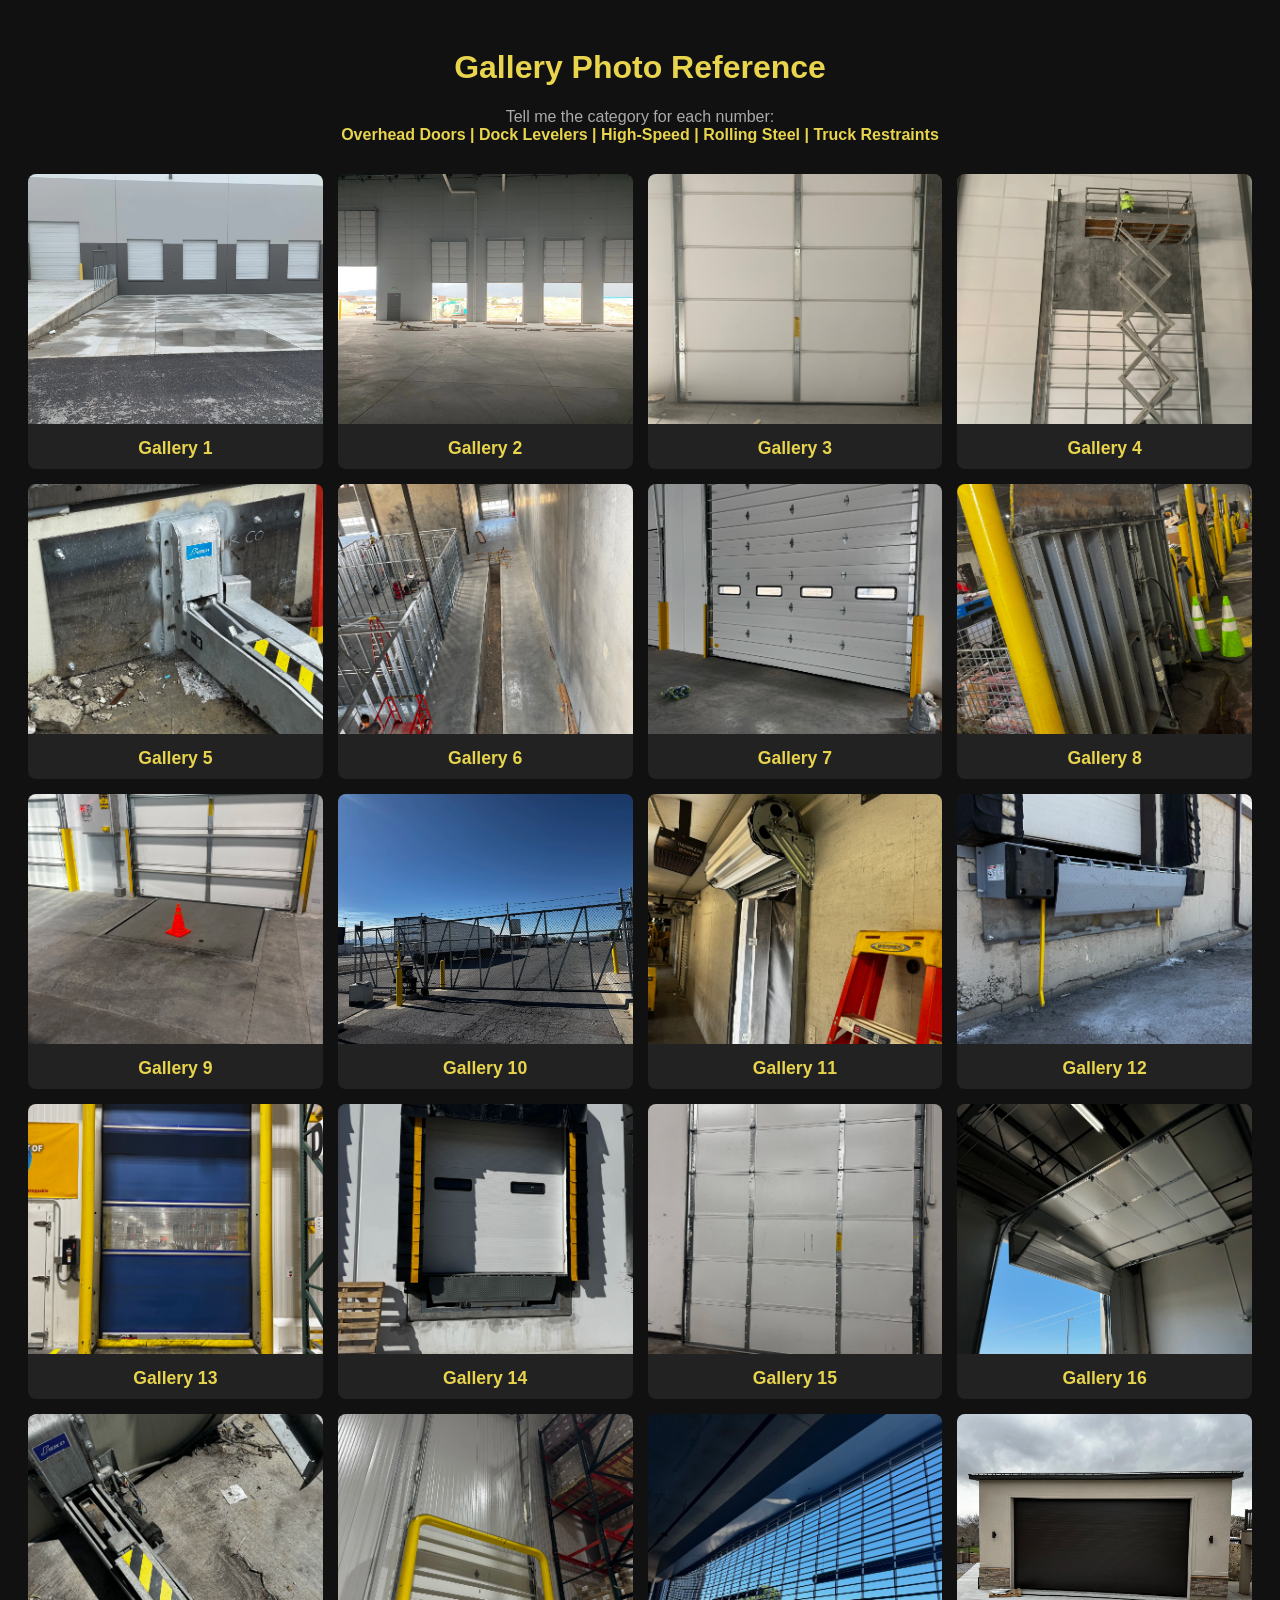
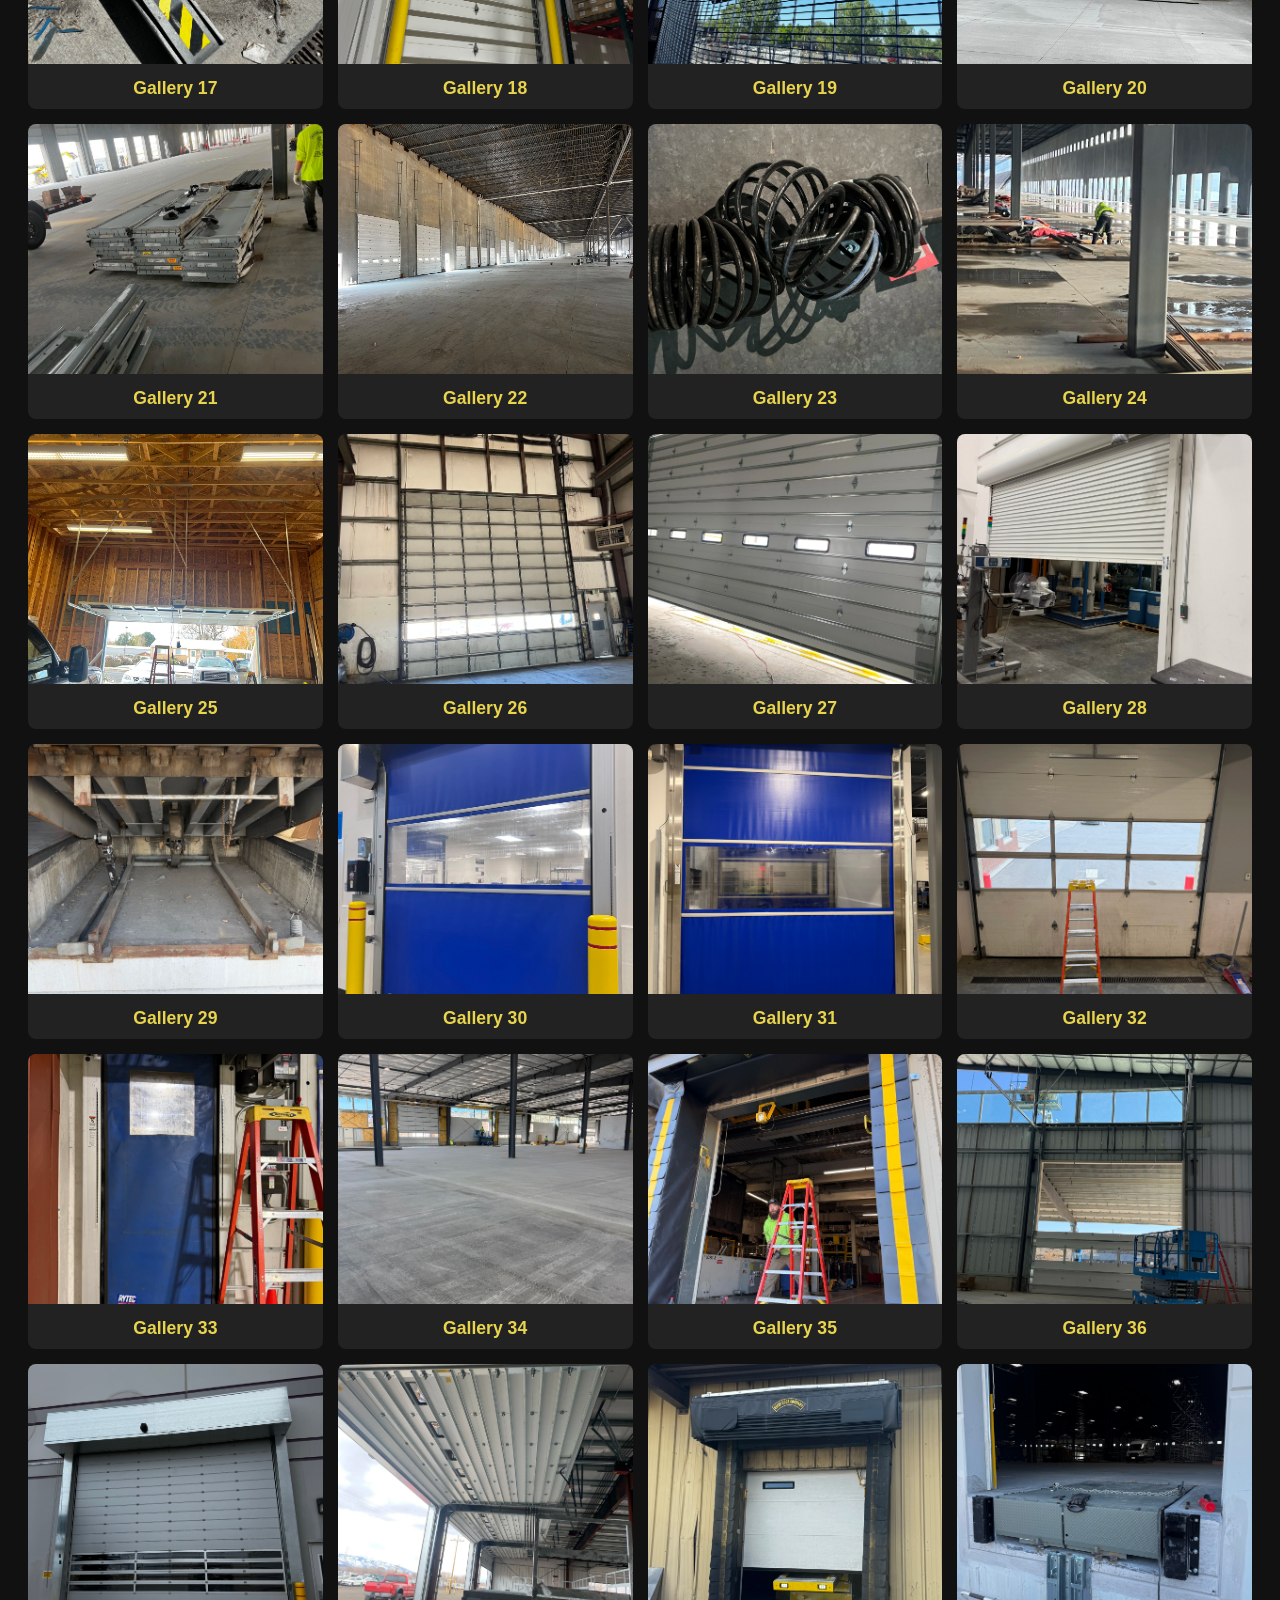
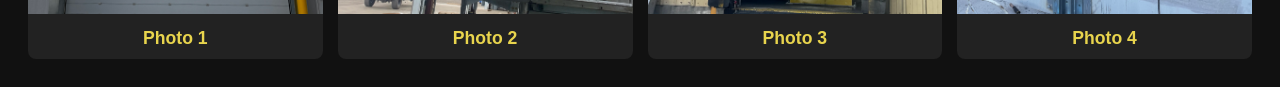
<file: reference.html>
<!DOCTYPE html>
<html><head><title>Gallery Reference - Nick's Door Company</title>
<style>
body { background: #111; color: #fff; font-family: Arial, sans-serif; padding: 20px; }
h1 { color: #E8D44D; text-align: center; }
p { text-align: center; color: #aaa; margin-bottom: 30px; }
.grid { display: grid; grid-template-columns: repeat(4, 1fr); gap: 15px; }
.item { background: #222; border-radius: 8px; overflow: hidden; }
.item img { width: 100%; height: 250px; object-fit: cover; }
.label { padding: 10px; text-align: center; font-weight: bold; font-size: 1.1rem; }
.label span { color: #E8D44D; }
.cat { font-size: 0.8rem; color: #888; }
@media(max-width:768px) { .grid { grid-template-columns: repeat(2, 1fr); } }
</style></head><body>
<h1>Gallery Photo Reference</h1>
<p>Tell me the category for each number:<br>
<strong style="color:#E8D44D;">Overhead Doors | Dock Levelers | High-Speed | Rolling Steel | Truck Restraints</strong></p>
<div class="grid">
<div class="item">
  <img src="images/gallery-01.jpg" loading="lazy">
  <div class="label"><span>Gallery 1</span></div>
</div>
<div class="item">
  <img src="images/gallery-02.jpg" loading="lazy">
  <div class="label"><span>Gallery 2</span></div>
</div>
<div class="item">
  <img src="images/gallery-03.jpg" loading="lazy">
  <div class="label"><span>Gallery 3</span></div>
</div>
<div class="item">
  <img src="images/gallery-04.jpg" loading="lazy">
  <div class="label"><span>Gallery 4</span></div>
</div>
<div class="item">
  <img src="images/gallery-05.jpg" loading="lazy">
  <div class="label"><span>Gallery 5</span></div>
</div>
<div class="item">
  <img src="images/gallery-06.jpg" loading="lazy">
  <div class="label"><span>Gallery 6</span></div>
</div>
<div class="item">
  <img src="images/gallery-07.jpg" loading="lazy">
  <div class="label"><span>Gallery 7</span></div>
</div>
<div class="item">
  <img src="images/gallery-08.jpg" loading="lazy">
  <div class="label"><span>Gallery 8</span></div>
</div>
<div class="item">
  <img src="images/gallery-09.jpg" loading="lazy">
  <div class="label"><span>Gallery 9</span></div>
</div>
<div class="item">
  <img src="images/gallery-10.jpg" loading="lazy">
  <div class="label"><span>Gallery 10</span></div>
</div>
<div class="item">
  <img src="images/gallery-11.jpg" loading="lazy">
  <div class="label"><span>Gallery 11</span></div>
</div>
<div class="item">
  <img src="images/gallery-12.jpg" loading="lazy">
  <div class="label"><span>Gallery 12</span></div>
</div>
<div class="item">
  <img src="images/gallery-13.jpg" loading="lazy">
  <div class="label"><span>Gallery 13</span></div>
</div>
<div class="item">
  <img src="images/gallery-14.jpg" loading="lazy">
  <div class="label"><span>Gallery 14</span></div>
</div>
<div class="item">
  <img src="images/gallery-15.jpg" loading="lazy">
  <div class="label"><span>Gallery 15</span></div>
</div>
<div class="item">
  <img src="images/gallery-16.jpg" loading="lazy">
  <div class="label"><span>Gallery 16</span></div>
</div>
<div class="item">
  <img src="images/gallery-17.jpg" loading="lazy">
  <div class="label"><span>Gallery 17</span></div>
</div>
<div class="item">
  <img src="images/gallery-18.jpg" loading="lazy">
  <div class="label"><span>Gallery 18</span></div>
</div>
<div class="item">
  <img src="images/gallery-19.jpg" loading="lazy">
  <div class="label"><span>Gallery 19</span></div>
</div>
<div class="item">
  <img src="images/gallery-20.jpg" loading="lazy">
  <div class="label"><span>Gallery 20</span></div>
</div>
<div class="item">
  <img src="images/gallery-21.jpg" loading="lazy">
  <div class="label"><span>Gallery 21</span></div>
</div>
<div class="item">
  <img src="images/gallery-22.jpg" loading="lazy">
  <div class="label"><span>Gallery 22</span></div>
</div>
<div class="item">
  <img src="images/gallery-23.jpg" loading="lazy">
  <div class="label"><span>Gallery 23</span></div>
</div>
<div class="item">
  <img src="images/gallery-24.jpg" loading="lazy">
  <div class="label"><span>Gallery 24</span></div>
</div>
<div class="item">
  <img src="images/gallery-25.jpg" loading="lazy">
  <div class="label"><span>Gallery 25</span></div>
</div>
<div class="item">
  <img src="images/gallery-26.jpg" loading="lazy">
  <div class="label"><span>Gallery 26</span></div>
</div>
<div class="item">
  <img src="images/gallery-27.jpg" loading="lazy">
  <div class="label"><span>Gallery 27</span></div>
</div>
<div class="item">
  <img src="images/gallery-28.jpg" loading="lazy">
  <div class="label"><span>Gallery 28</span></div>
</div>
<div class="item">
  <img src="images/gallery-29.jpg" loading="lazy">
  <div class="label"><span>Gallery 29</span></div>
</div>
<div class="item">
  <img src="images/gallery-30.jpg" loading="lazy">
  <div class="label"><span>Gallery 30</span></div>
</div>
<div class="item">
  <img src="images/gallery-31.jpg" loading="lazy">
  <div class="label"><span>Gallery 31</span></div>
</div>
<div class="item">
  <img src="images/gallery-32.jpg" loading="lazy">
  <div class="label"><span>Gallery 32</span></div>
</div>
<div class="item">
  <img src="images/gallery-33.jpg" loading="lazy">
  <div class="label"><span>Gallery 33</span></div>
</div>
<div class="item">
  <img src="images/gallery-34.jpg" loading="lazy">
  <div class="label"><span>Gallery 34</span></div>
</div>
<div class="item">
  <img src="images/gallery-35.jpg" loading="lazy">
  <div class="label"><span>Gallery 35</span></div>
</div>
<div class="item">
  <img src="images/gallery-36.jpg" loading="lazy">
  <div class="label"><span>Gallery 36</span></div>
</div>
<div class="item">
  <img src="images/photo1.jpeg" loading="lazy">
  <div class="label"><span>Photo 1</span></div>
</div>
<div class="item">
  <img src="images/photo2.jpeg" loading="lazy">
  <div class="label"><span>Photo 2</span></div>
</div>
<div class="item">
  <img src="images/photo3.jpeg" loading="lazy">
  <div class="label"><span>Photo 3</span></div>
</div>
<div class="item">
  <img src="images/photo4.jpeg" loading="lazy">
  <div class="label"><span>Photo 4</span></div>
</div>
</div></body></html>
</file>
<file: styles.css>
/* ===== Nick's Door Company - Styles ===== */
:root {
  --black: #111111;
  --dark: #1a1a1a;
  --safety-yellow: #E8D44D;
  --neon-yellow: #DFFF00;
  --yellow-glow: #F5E642;
  --white: #ffffff;
  --light-gray: #f5f5f5;
  --mid-gray: #e0e0e0;
  --text-gray: #666666;
  --danger-red: #e63946;
  --font-heading: 'Montserrat', sans-serif;
  --font-body: 'Open Sans', sans-serif;
  --nav-height: 120px;
  --transition: all 0.3s ease;
}

/* Reset */
*, *::before, *::after { box-sizing: border-box; margin: 0; padding: 0; }
html { scroll-behavior: smooth; font-size: 16px; }
body { font-family: var(--font-body); color: var(--dark); line-height: 1.6; overflow-x: hidden; }
a { text-decoration: none; color: inherit; }
ul { list-style: none; }
img { max-width: 100%; height: auto; }
.container { max-width: 1200px; margin: 0 auto; padding: 0 20px; }

/* ===== NAVBAR ===== */
.navbar {
  position: fixed; top: 0; left: 0; width: 100%; height: var(--nav-height);
  background: var(--black); z-index: 1000;
  display: flex; align-items: center; justify-content: space-between;
  padding: 0 30px; box-shadow: 0 2px 20px rgba(0,0,0,0.3);
}
.navbar .logo { display: flex; align-items: center; gap: 12px; }
.navbar .logo-text { font-family: var(--font-heading); font-weight: 800; font-size: 1.3rem; color: var(--white); }
.navbar .logo-text span { color: var(--safety-yellow); }
.nav-links { display: flex; gap: 25px; align-items: center; }
.nav-links a {
  color: var(--white); font-family: var(--font-heading); font-weight: 600;
  font-size: 0.85rem; text-transform: uppercase; letter-spacing: 1px;
  transition: var(--transition); position: relative;
}
.nav-links a:hover { color: var(--safety-yellow); }
.nav-links a::after {
  content: ''; position: absolute; bottom: -4px; left: 0; width: 0; height: 2px;
  background: var(--safety-yellow); transition: var(--transition);
}
.nav-links a:hover::after { width: 100%; }
.emergency-btn {
  background: var(--danger-red); color: var(--white); padding: 12px 24px;
  border-radius: 50px; font-family: var(--font-heading); font-weight: 700;
  font-size: 0.85rem; display: flex; align-items: center; gap: 8px;
  animation: pulse-red 2s infinite; transition: var(--transition);
}
.emergency-btn:hover { transform: scale(1.05); background: #c1121f; }
@keyframes pulse-red {
  0%, 100% { box-shadow: 0 0 0 0 rgba(230,57,70,0.7); }
  50% { box-shadow: 0 0 0 12px rgba(230,57,70,0); }
}

/* Hamburger */
.hamburger { display: none; flex-direction: column; gap: 5px; cursor: pointer; z-index: 1001; }
.hamburger span { width: 28px; height: 3px; background: var(--white); transition: var(--transition); border-radius: 2px; }
.hamburger.active span:nth-child(1) { transform: rotate(45deg) translate(5px, 6px); }
.hamburger.active span:nth-child(2) { opacity: 0; }
.hamburger.active span:nth-child(3) { transform: rotate(-45deg) translate(5px, -6px); }

/* ===== HERO ===== */
.hero {
  margin-top: var(--nav-height); min-height: 90vh; display: flex; align-items: center;
  background: linear-gradient(135deg, var(--black) 0%, #1a1a1a 40%, #222 100%);
  position: relative; overflow: hidden;
}
.hero::before {
  content: ''; position: absolute; inset: 0;
  background: repeating-linear-gradient(45deg, transparent, transparent 35px, rgba(232,212,77,0.03) 35px, rgba(232,212,77,0.03) 70px);
}
.hero::after {
  content: ''; position: absolute; top: -50%; right: -20%; width: 80%; height: 200%;
  background: radial-gradient(ellipse, rgba(232,212,77,0.08) 0%, transparent 70%);
}
.hero-content { position: relative; z-index: 2; max-width: 750px; padding: 40px 30px; }
.hero h1 {
  font-family: var(--font-heading); font-size: 3.2rem; font-weight: 900;
  color: var(--white); line-height: 1.15; margin-bottom: 20px;
}
.hero h1 .highlight { color: var(--safety-yellow); }
.hero p { color: #ccc; font-size: 1.2rem; margin-bottom: 35px; max-width: 600px; }
.hero-buttons { display: flex; gap: 15px; flex-wrap: wrap; }
.btn-primary {
  background: var(--safety-yellow); color: var(--black); padding: 16px 36px;
  border-radius: 50px; font-family: var(--font-heading); font-weight: 700;
  font-size: 1rem; transition: var(--transition); display: inline-flex;
  align-items: center; gap: 8px; border: none; cursor: pointer;
}
.btn-primary:hover { background: var(--neon-yellow); transform: translateY(-2px); box-shadow: 0 8px 25px rgba(232,212,77,0.3); }
.btn-secondary {
  background: transparent; color: var(--white); padding: 16px 36px;
  border-radius: 50px; font-family: var(--font-heading); font-weight: 700;
  font-size: 1rem; border: 2px solid var(--danger-red); transition: var(--transition);
  display: inline-flex; align-items: center; gap: 8px; cursor: pointer;
}
.btn-secondary:hover { background: var(--danger-red); transform: translateY(-2px); }

/* ===== TRUST BAR ===== */
.trust-bar {
  background: var(--safety-yellow); padding: 20px 0;
}
.trust-items { display: flex; justify-content: space-around; flex-wrap: wrap; gap: 15px; }
.trust-item {
  display: flex; align-items: center; gap: 10px;
  font-family: var(--font-heading); font-weight: 700; font-size: 0.95rem;
  color: var(--black); text-transform: uppercase; letter-spacing: 0.5px;
}
.trust-item i { font-size: 1.5rem; }

/* ===== SECTION DEFAULTS ===== */
.section { padding: 90px 0; }
.section-dark { background: var(--black); color: var(--white); }
.section-light { background: var(--light-gray); }
.section-title {
  font-family: var(--font-heading); font-size: 2.4rem; font-weight: 800;
  text-align: center; margin-bottom: 15px;
}
.section-title .highlight { color: var(--safety-yellow); }
.section-subtitle {
  text-align: center; font-size: 1.1rem; color: var(--text-gray);
  max-width: 650px; margin: 0 auto 50px;
}
.section-dark .section-subtitle { color: #aaa; }

/* ===== SERVICES ===== */
.services-grid {
  display: grid; grid-template-columns: repeat(4, 1fr); gap: 25px;
}
.service-card {
  background: var(--white); border-radius: 12px; padding: 35px 25px;
  text-align: center; box-shadow: 0 5px 25px rgba(0,0,0,0.08);
  transition: var(--transition); cursor: pointer; position: relative; overflow: hidden;
}
.service-card::before {
  content: ''; position: absolute; top: 0; left: 0; width: 100%; height: 4px;
  background: var(--safety-yellow); transform: scaleX(0); transition: var(--transition);
}
.service-card:hover { transform: translateY(-8px); box-shadow: 0 15px 40px rgba(0,0,0,0.15); }
.service-card:hover::before { transform: scaleX(1); }
.service-icon {
  width: 70px; height: 70px; border-radius: 50%;
  background: linear-gradient(135deg, var(--safety-yellow), var(--neon-yellow));
  display: flex; align-items: center; justify-content: center;
  margin: 0 auto 20px; font-size: 1.6rem; color: var(--black);
}
.service-card h3 { font-family: var(--font-heading); font-size: 1.1rem; margin-bottom: 10px; color: var(--dark); }
.service-card p { font-size: 0.9rem; color: var(--text-gray); margin-bottom: 15px; }
.service-expand {
  display: none; padding-top: 15px; border-top: 1px solid var(--mid-gray);
  font-size: 0.88rem; color: var(--text-gray); text-align: left; line-height: 1.7;
}
.service-card.expanded .service-expand { display: block; }
.learn-more {
  color: var(--black); font-weight: 700; font-size: 0.85rem; display: inline-flex;
  align-items: center; gap: 5px; transition: var(--transition);
}
.learn-more:hover { color: var(--safety-yellow); gap: 10px; }

/* ===== WHY CHOOSE ===== */
.why-grid { display: grid; grid-template-columns: repeat(3, 1fr); gap: 30px; }
.why-card {
  text-align: center; padding: 40px 25px;
  border: 2px solid rgba(232,212,77,0.2); border-radius: 12px;
  transition: var(--transition);
}
.why-card:hover { border-color: var(--safety-yellow); transform: translateY(-5px); }
.why-card i { font-size: 2.5rem; color: var(--safety-yellow); margin-bottom: 20px; }
.why-card h3 { font-family: var(--font-heading); font-size: 1.15rem; margin-bottom: 12px; }
.why-card p { font-size: 0.92rem; color: #aaa; }

/* ===== GALLERY ===== */
.gallery-filters {
  display: flex; justify-content: center; gap: 12px; margin-bottom: 40px; flex-wrap: wrap;
}
.filter-btn {
  padding: 10px 22px; border: 2px solid var(--mid-gray); border-radius: 50px;
  font-family: var(--font-heading); font-weight: 600; font-size: 0.85rem;
  cursor: pointer; transition: var(--transition); background: var(--white); color: var(--dark);
}
.filter-btn:hover, .filter-btn.active {
  background: var(--safety-yellow); border-color: var(--safety-yellow); color: var(--black);
}
.gallery-grid {
  display: grid; grid-template-columns: repeat(3, 1fr); gap: 20px;
}
.gallery-item {
  position: relative; border-radius: 12px; overflow: hidden;
  height: 280px; transition: var(--transition);
}
.gallery-item .placeholder {
  width: 100%; height: 100%;
  display: flex; align-items: center; justify-content: center;
  font-family: var(--font-heading); font-weight: 700; font-size: 0.9rem;
  color: var(--black); text-align: center; padding: 20px;
}
.gallery-item .overlay {
  position: absolute; inset: 0; background: rgba(0,0,0,0.8);
  display: flex; flex-direction: column; align-items: center; justify-content: center;
  opacity: 0; transition: var(--transition); padding: 20px;
}
.gallery-item:hover .overlay { opacity: 1; }
.gallery-item .overlay h4 { color: var(--safety-yellow); font-family: var(--font-heading); margin-bottom: 8px; }
.gallery-item .overlay p { color: var(--white); font-size: 0.85rem; text-align: center; }
.gallery-item.hidden { display: none; }

/* ===== MANUFACTURERS ===== */
.mfg-grid {
  display: grid; grid-template-columns: repeat(4, 1fr); gap: 25px;
}
.mfg-card {
  background: var(--white); border-radius: 12px; padding: 30px 20px;
  text-align: center; box-shadow: 0 3px 15px rgba(0,0,0,0.08);
  transition: var(--transition); border: 2px solid transparent;
}
.mfg-card:hover { border-color: var(--safety-yellow); transform: translateY(-5px); }
.mfg-card .mfg-icon {
  width: 80px; height: 80px; background: var(--light-gray); border-radius: 12px;
  display: flex; align-items: center; justify-content: center;
  margin: 0 auto 15px; font-size: 2rem; color: var(--black);
}
.mfg-card h4 { font-family: var(--font-heading); font-size: 1rem; color: var(--dark); }
.mfg-card p { font-size: 0.8rem; color: var(--text-gray); margin-top: 5px; }

/* ===== SERVICE AREA ===== */
.area-wrapper { display: flex; align-items: center; gap: 50px; flex-wrap: wrap; }
.area-visual {
  flex: 1; min-width: 300px; background: var(--black); border-radius: 16px;
  padding: 40px; position: relative; min-height: 350px;
}
.area-route {
  display: flex; flex-direction: column; align-items: center; gap: 0;
}
.area-city {
  padding: 12px 30px; font-family: var(--font-heading); font-weight: 700;
  font-size: 1rem; border-radius: 50px; position: relative;
}
.area-city.endpoint { background: var(--safety-yellow); color: var(--black); }
.area-city.midpoint { background: rgba(232,212,77,0.15); color: var(--safety-yellow); }
.area-connector { width: 3px; height: 30px; background: var(--safety-yellow); opacity: 0.4; }
.area-info { flex: 1; min-width: 300px; }
.area-info h3 { font-family: var(--font-heading); font-size: 1.8rem; margin-bottom: 15px; }
.area-info p { color: var(--text-gray); margin-bottom: 20px; font-size: 1.05rem; }
.area-list { display: grid; grid-template-columns: 1fr 1fr; gap: 10px; }
.area-list li {
  display: flex; align-items: center; gap: 8px; font-size: 0.95rem;
}
.area-list li i { color: var(--safety-yellow); }

/* ===== TESTIMONIALS ===== */
.testimonial-slider { position: relative; max-width: 800px; margin: 0 auto; overflow: hidden; }
.testimonial-track { display: flex; transition: transform 0.5s ease; }
.testimonial-card {
  min-width: 100%; padding: 50px 40px; text-align: center;
}
.testimonial-card .stars { color: var(--safety-yellow); font-size: 1.3rem; margin-bottom: 20px; }
.testimonial-card blockquote {
  font-size: 1.25rem; font-style: italic; color: var(--white);
  line-height: 1.7; margin-bottom: 25px;
}
.testimonial-card .author {
  font-family: var(--font-heading); font-weight: 700;
  color: var(--safety-yellow); font-size: 1rem;
}
.slider-dots { display: flex; justify-content: center; gap: 10px; margin-top: 30px; }
.slider-dot {
  width: 12px; height: 12px; border-radius: 50%; background: rgba(255,255,255,0.3);
  cursor: pointer; transition: var(--transition); border: none;
}
.slider-dot.active { background: var(--safety-yellow); }

/* ===== FORM ===== */
.form-wrapper {
  max-width: 700px; margin: 0 auto; background: var(--white);
  border-radius: 16px; padding: 50px 40px;
  box-shadow: 0 10px 40px rgba(0,0,0,0.1);
}
.form-progress {
  display: flex; justify-content: center; gap: 10px; margin-bottom: 40px;
}
.progress-step {
  width: 40px; height: 40px; border-radius: 50%; display: flex;
  align-items: center; justify-content: center; font-family: var(--font-heading);
  font-weight: 700; font-size: 0.9rem; border: 2px solid var(--mid-gray);
  color: var(--text-gray); transition: var(--transition);
}
.progress-step.active { background: var(--safety-yellow); border-color: var(--safety-yellow); color: var(--black); }
.progress-step.completed { background: var(--black); border-color: var(--black); color: var(--safety-yellow); }
.progress-line { width: 60px; height: 2px; background: var(--mid-gray); align-self: center; }
.progress-line.active { background: var(--safety-yellow); }
.form-step { display: none; }
.form-step.active { display: block; }
.form-step h3 { font-family: var(--font-heading); font-size: 1.3rem; margin-bottom: 25px; text-align: center; }
.form-group { margin-bottom: 20px; }
.form-group label {
  display: block; font-family: var(--font-heading); font-weight: 600;
  font-size: 0.9rem; margin-bottom: 8px; color: var(--dark);
}
.form-group input, .form-group select, .form-group textarea {
  width: 100%; padding: 14px 18px; border: 2px solid var(--mid-gray);
  border-radius: 10px; font-family: var(--font-body); font-size: 1rem;
  transition: var(--transition); background: var(--white);
}
.form-group input:focus, .form-group select:focus, .form-group textarea:focus {
  border-color: var(--safety-yellow); outline: none;
  box-shadow: 0 0 0 3px rgba(232,212,77,0.2);
}
.form-group textarea { resize: vertical; min-height: 120px; }
.form-group .error-msg { color: var(--danger-red); font-size: 0.8rem; margin-top: 5px; display: none; }
.form-group.error input, .form-group.error select, .form-group.error textarea { border-color: var(--danger-red); }
.form-group.error .error-msg { display: block; }
.upload-area {
  border: 2px dashed var(--mid-gray); border-radius: 12px; padding: 40px;
  text-align: center; cursor: pointer; transition: var(--transition);
}
.upload-area:hover { border-color: var(--safety-yellow); background: rgba(232,212,77,0.05); }
.upload-area i { font-size: 2.5rem; color: var(--text-gray); margin-bottom: 10px; }
.upload-area p { color: var(--text-gray); }
.contact-method { display: flex; gap: 15px; }
.method-option {
  flex: 1; padding: 15px; border: 2px solid var(--mid-gray); border-radius: 10px;
  text-align: center; cursor: pointer; transition: var(--transition);
  font-family: var(--font-heading); font-weight: 600;
}
.method-option:hover, .method-option.selected { border-color: var(--safety-yellow); background: rgba(232,212,77,0.1); }
.method-option i { font-size: 1.5rem; display: block; margin-bottom: 8px; }
.form-nav { display: flex; justify-content: space-between; margin-top: 30px; }

/* ===== FAQ ===== */
.faq-list { max-width: 800px; margin: 0 auto; }
.faq-item {
  border: 2px solid var(--mid-gray); border-radius: 12px;
  margin-bottom: 12px; overflow: hidden; transition: var(--transition);
}
.faq-item:hover { border-color: var(--safety-yellow); }
.faq-question {
  padding: 20px 25px; display: flex; justify-content: space-between;
  align-items: center; cursor: pointer; font-family: var(--font-heading);
  font-weight: 700; font-size: 1rem; background: var(--white);
}
.faq-question i { transition: var(--transition); color: var(--safety-yellow); }
.faq-item.open .faq-question i { transform: rotate(180deg); }
.faq-answer {
  max-height: 0; overflow: hidden; transition: max-height 0.4s ease;
  padding: 0 25px; color: var(--text-gray); line-height: 1.7;
}
.faq-item.open .faq-answer { max-height: 300px; padding: 0 25px 20px; }

/* ===== STATS ===== */
.stats-grid { display: grid; grid-template-columns: repeat(4, 1fr); gap: 30px; text-align: center; }
.stat-number {
  font-family: var(--font-heading); font-size: 3rem; font-weight: 900;
  color: var(--safety-yellow); line-height: 1;
}
.stat-label { font-family: var(--font-heading); font-weight: 600; font-size: 0.9rem; margin-top: 8px; color: var(--white); }

/* ===== FOOTER ===== */
.footer { background: var(--black); color: var(--white); padding: 60px 0 20px; }
.footer-grid { display: grid; grid-template-columns: repeat(4, 1fr); gap: 40px; margin-bottom: 40px; }
.footer h4 {
  font-family: var(--font-heading); font-size: 1.1rem; margin-bottom: 20px;
  color: var(--safety-yellow);
}
.footer p, .footer li { font-size: 0.9rem; color: #aaa; line-height: 1.8; }
.footer a:hover { color: var(--safety-yellow); }
.footer-bottom {
  border-top: 1px solid rgba(255,255,255,0.1); padding-top: 20px;
  display: flex; justify-content: space-between; align-items: center;
  font-size: 0.85rem; color: #666;
}

/* ===== FLOATING ELEMENTS ===== */
.emergency-float {
  position: fixed; bottom: 20px; right: 20px; z-index: 999;
  background: var(--danger-red); color: var(--white); padding: 15px 25px;
  border-radius: 50px; font-family: var(--font-heading); font-weight: 700;
  font-size: 0.9rem; display: flex; align-items: center; gap: 10px;
  box-shadow: 0 5px 25px rgba(230,57,70,0.4); animation: pulse-red 2s infinite;
  transition: var(--transition);
}
.emergency-float:hover { transform: scale(1.05); }
.back-to-top {
  position: fixed; bottom: 80px; right: 25px; z-index: 998;
  width: 45px; height: 45px; border-radius: 50%;
  background: var(--safety-yellow); color: var(--black);
  display: flex; align-items: center; justify-content: center;
  font-size: 1.2rem; cursor: pointer; opacity: 0;
  transform: translateY(20px); transition: var(--transition);
  border: none;
}
.back-to-top.visible { opacity: 1; transform: translateY(0); }
.back-to-top:hover { background: var(--neon-yellow); }

/* ===== ANIMATIONS ===== */
.fade-in { opacity: 0; transform: translateY(30px); transition: opacity 0.6s ease, transform 0.6s ease; }
.fade-in.visible { opacity: 1; transform: translateY(0); }
.fade-in-left { opacity: 0; transform: translateX(-30px); transition: opacity 0.6s ease, transform 0.6s ease; }
.fade-in-left.visible { opacity: 1; transform: translateX(0); }
.fade-in-right { opacity: 0; transform: translateX(30px); transition: opacity 0.6s ease, transform 0.6s ease; }
.fade-in-right.visible { opacity: 1; transform: translateX(0); }

/* ===== MOBILE RESPONSIVE ===== */
@media (max-width: 992px) {
  .services-grid { grid-template-columns: repeat(2, 1fr); }
  .why-grid { grid-template-columns: repeat(2, 1fr); }
  .gallery-grid { grid-template-columns: repeat(2, 1fr); }
  .mfg-grid { grid-template-columns: repeat(2, 1fr); }
  .stats-grid { grid-template-columns: repeat(2, 1fr); gap: 20px; }
  .footer-grid { grid-template-columns: repeat(2, 1fr); }
  .area-wrapper { flex-direction: column; }
}
@media (max-width: 768px) {
  .nav-links { 
    position: fixed; top: 0; right: -100%; width: 75%; height: 100vh;
    background: var(--black); flex-direction: column; justify-content: center;
    padding: 40px; transition: var(--transition); gap: 30px;
  }
  .nav-links.open { right: 0; }
  .hamburger { display: flex; }
  .emergency-btn { display: none; }
  .hero h1 { font-size: 2.2rem; }
  .hero p { font-size: 1rem; }
  .hero-buttons { flex-direction: column; }
  .trust-items { flex-direction: column; align-items: center; text-align: center; }
  .services-grid { grid-template-columns: 1fr; }
  .why-grid { grid-template-columns: 1fr; }
  .gallery-grid { grid-template-columns: 1fr; }
  .mfg-grid { grid-template-columns: repeat(2, 1fr); }
  .stats-grid { grid-template-columns: repeat(2, 1fr); }
  .footer-grid { grid-template-columns: 1fr; }
  .section { padding: 60px 0; }
  .section-title { font-size: 1.8rem; }
  .form-wrapper { padding: 30px 20px; }
  .contact-method { flex-direction: column; }
  .footer-bottom { flex-direction: column; gap: 10px; text-align: center; }
}

/* ===== MOBILE EMERGENCY BAR ===== */
@media (max-width: 768px) {
  .emergency-float { bottom: 0; right: 0; left: 0; border-radius: 0; justify-content: center; font-size: 1rem; padding: 18px; }
  .back-to-top { bottom: 70px; }
}

/* Print */
@media print {
  .navbar, .emergency-float, .back-to-top { display: none; }
  .hero { min-height: auto; background: var(--white); }
  .hero h1, .hero p { color: var(--black); }
  .section-dark { background: var(--white); color: var(--black); }
}
</file>
